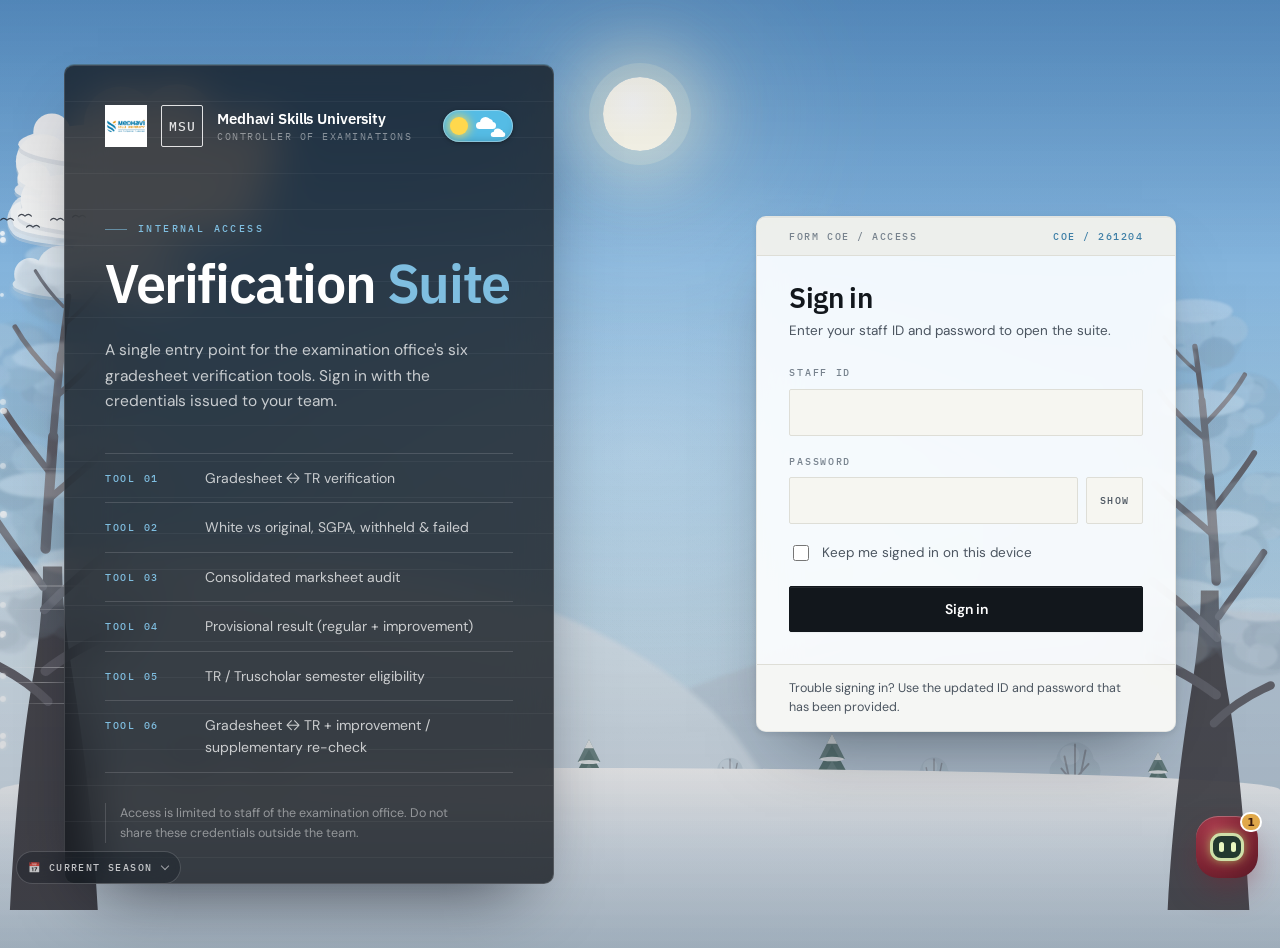
<file: index.html>
<!DOCTYPE html>
<html lang="en">
<head>
<meta charset="utf-8">
<meta name="viewport" content="width=device-width, initial-scale=1">
<title>Verification Suite — Controller of Examinations</title>
<meta name="description" content="Entry point for the examination verification tools used by the Controller of Examinations office.">
<meta name="robots" content="noindex, nofollow">
<meta name="color-scheme" content="light dark">

<!-- Theme is applied before first paint so the page never flashes the wrong mode. -->
<script>
(function () {
  try {
    var stored = localStorage.getItem("vsuite.theme");
    /* Light is the default. The system preference is no longer used, so a
       first visit always opens in light mode; dark is only applied when the
       user has chosen it before with the toggle. */
    var theme = (stored === "dark" || stored === "light") ? stored : "light";
    document.documentElement.setAttribute("data-theme", theme);
  } catch (e) {
    document.documentElement.setAttribute("data-theme", "light");
  }
})();
</script>

<link rel="preconnect" href="https://fonts.googleapis.com">
<link rel="preconnect" href="https://fonts.gstatic.com" crossorigin>
<link href="https://fonts.googleapis.com/css2?family=DM+Sans:wght@400;500;600;700&family=IBM+Plex+Mono:wght@400;500;600&family=IBM+Plex+Sans:wght@400;500;600;700&display=swap" rel="stylesheet">
<link rel="stylesheet" href="style.css">
<!-- seasonal background layer (add-on, loads after style.css so it can tint the accent) -->
<link rel="stylesheet" href="season.css">
</head>
<script src="mirage-companion-widget.js" defer></script>
<!-- riso dot cursor trail (decorative, theme-aware; delete this line to remove it) -->
<script src="riso-trail.js" defer></script>
<body class="is-booting">

<!-- ============================================================
     BOOT GATE — shown while the session check runs.
     Neither the login screen nor the portal is rendered until
     script.js decides which one to show.
     ============================================================ -->
<div class="boot" id="boot" role="status" aria-live="polite">
  <span class="boot__mark" aria-hidden="true"></span>
  <p class="boot__text">Checking session</p>
</div>


<!-- ============================================================
     SIGN-IN
     ============================================================ -->
<main class="auth" id="login" hidden>

  <section class="auth__brand">
    <div class="auth__brandInner">

      <div class="auth__top">
        <div class="brandmark">
          <img src="assets/logo.png" alt="" class="brandmark__img" data-logo>
          <span class="brandmark__fallback" data-logo-fallback hidden aria-hidden="true">MSU</span>
          <span class="brandmark__text">
            <strong data-org-name>Medhavi Skills University</strong>
            <span data-org-unit>Controller of Examinations</span>
          </span>
        </div>

        <button type="button" class="theme-toggle theme-toggle--onSlab" data-theme-toggle
                role="switch" aria-checked="false" aria-label="Dark theme" title="Switch to dark theme">
          <span class="sky" aria-hidden="true">
            <span class="sky__stars"><i></i><i></i><i></i><i></i><i></i></span>
            <span class="sky__sun"></span>
            <span class="sky__moon"></span>
            <span class="sky__cloud sky__cloud--1"></span>
            <span class="sky__cloud sky__cloud--2"></span>
          </span>
        </button>
      </div>

      <p class="auth__label">Internal access</p>

      <h1 class="auth__title">Verification <em>Suite</em></h1>

      <p class="auth__lede">
        A single entry point for the examination office's six gradesheet
        verification tools. Sign in with the credentials issued to your team.
      </p>

      <dl class="auth__facts">
        <div>
          <dt>Tool 01</dt>
          <dd>Gradesheet ↔ TR verification</dd>
        </div>
        <div>
          <dt>Tool 02</dt>
          <dd>White vs original, SGPA, withheld &amp; failed</dd>
        </div>
        <div>
          <dt>Tool 03</dt>
          <dd>Consolidated marksheet audit</dd>
        </div>
        <div>
          <dt>Tool 04</dt>
          <dd>Provisional result (regular + improvement)</dd>
        </div>
        <div>
          <dt>Tool 05</dt>
          <dd>TR / Truscholar semester eligibility</dd>
        </div>
        <div>
          <dt>Tool 06</dt>
          <dd>Gradesheet ↔ TR + improvement / supplementary re-check</dd>
        </div>
      </dl>

      <p class="auth__note">
        Access is limited to staff of the examination office. Do not share
        these credentials outside the team.
      </p>
    </div>
  </section>

  <section class="auth__panel">
    <div class="slip" id="slip">
      <header class="slip__head">
        <span class="slip__form">Form COE&nbsp;/ Access</span>
        <span class="slip__serial" data-serial>—</span>
      </header>

      <h2 class="slip__title">Sign in</h2>
      <p class="slip__sub">Enter your staff ID and password to open the suite.</p>

      <form class="form" id="loginForm" novalidate>
        <div class="field">
          <label for="userId">Staff ID</label>
          <input type="text" id="userId" name="userId"
                 autocomplete="username" autocapitalize="none"
                 spellcheck="false" required
                 aria-describedby="formError">
        </div>

        <div class="field">
          <label for="password">Password</label>
          <div class="field__row">
            <input type="password" id="password" name="password"
                   autocomplete="current-password" required
                   aria-describedby="formError">
            <button type="button" class="reveal-btn" id="togglePassword"
                    aria-pressed="false" aria-label="Show password">Show</button>
          </div>
        </div>

        <label class="check">
          <input type="checkbox" id="keepSignedIn">
          <span>Keep me signed in on this device</span>
        </label>

        <p class="form__error" id="formError" role="alert" hidden></p>

        <button type="submit" class="btn btn--primary btn--block" id="submitBtn">
          <span class="btn__label">Sign in</span>
        </button>
      </form>

      <p class="slip__foot">
        Trouble signing in? Use the updated ID and password that has been provided.
      </p>

      <!-- authentication confirmation state (id, class and .is-on hook unchanged) -->
      <div class="stamp" id="stamp" aria-hidden="true">
        <div class="stamp__ink">
          <span class="stamp__sigil" aria-hidden="true">
            <svg viewBox="0 0 46 46" fill="none" xmlns="http://www.w3.org/2000/svg">
              <circle cx="23" cy="23" r="21" stroke="currentColor" stroke-width="1" opacity=".18"/>
              <circle class="stamp__ring" cx="23" cy="23" r="21" stroke="currentColor" stroke-width="1.25"
                      stroke-linecap="round" transform="rotate(-90 23 23)"/>
              <path class="stamp__tick" d="M15 23.4 L20.6 29 L31 18.6" stroke="currentColor"
                    stroke-width="1.6" stroke-linecap="square" stroke-linejoin="miter"/>
            </svg>
          </span>
          <span class="stamp__word">Authenticated</span>
          <span class="stamp__line">Verification complete</span>
          <span class="stamp__meta" data-stamp-time></span>
        </div>
      </div>
    </div>
  </section>
</main>


<!-- ============================================================
     PORTAL (protected)
     ============================================================ -->
<div class="app" id="app" hidden>

  <header class="site-header" id="siteHeader">
    <div class="wrap site-header__inner">
      <a class="brandmark brandmark--sm" href="#overview">
        <img src="assets/logo.png" alt="" class="brandmark__img" data-logo>
        <span class="brandmark__fallback" data-logo-fallback hidden aria-hidden="true">MSU</span>
        <span class="brandmark__text">
          <strong>Verification Suite</strong>
          <span data-org-unit>Controller of Examinations</span>
        </span>
      </a>

      <nav class="nav" id="primaryNav" aria-label="Sections">
        <a href="#overview" class="nav__link" data-nav>Overview</a>
        <a href="#tools" class="nav__link" data-nav>Tools</a>
        <a href="#workflow" class="nav__link" data-nav>How it works</a>
        <a href="#about" class="nav__link" data-nav>About</a>
      </nav>

      <button type="button" class="theme-toggle" data-theme-toggle
              role="switch" aria-checked="false" aria-label="Dark theme" title="Switch to dark theme">
        <span class="sky" aria-hidden="true">
          <span class="sky__stars"><i></i><i></i><i></i><i></i><i></i></span>
          <span class="sky__sun"></span>
          <span class="sky__moon"></span>
          <span class="sky__cloud sky__cloud--1"></span>
          <span class="sky__cloud sky__cloud--2"></span>
        </span>
      </button>

      <div class="site-header__user">
        <span class="userchip" title="Signed in">
          <span class="userchip__dot" aria-hidden="true"></span>
          <span data-current-user>—</span>
        </span>
        <button type="button" class="btn btn--ghost btn--sm" id="logoutBtn">Sign out</button>
      </div>

      <button type="button" class="menu-btn" id="menuBtn"
              aria-expanded="false" aria-controls="mobileNav" aria-label="Open menu">
        <span aria-hidden="true"></span>
      </button>
    </div>

    <div class="mobile-nav" id="mobileNav" hidden>
      <a href="#overview" class="mobile-nav__link" data-nav>Overview</a>
      <a href="#tools" class="mobile-nav__link" data-nav>Tools</a>
      <a href="#workflow" class="mobile-nav__link" data-nav>How it works</a>
      <a href="#about" class="mobile-nav__link" data-nav>About</a>
      <div class="mobile-nav__foot">
        <span class="userchip"><span class="userchip__dot" aria-hidden="true"></span><span data-current-user>—</span></span>
        <button type="button" class="btn btn--ghost btn--sm" data-logout>Sign out</button>
      </div>
    </div>
  </header>

  <main>

    <!-- HERO -->
    <section class="hero" id="overview">
      <div class="wrap hero__grid">
        <div class="hero__copy reveal">
          <p class="eyebrow"><span>01</span> Overview</p>
          <h1 class="hero__title">
            <span class="hero__titleLine">Six verification tools for</span>
            <em>examination records.</em>
          </h1>
          <p class="hero__lede">
            The suite brings together the checks the examination office runs on
            gradesheets: comparing issued PDFs against the tabulated result,
            comparing white-background copies against sealed originals,
            re-deriving the numbers printed on each sheet, auditing the
            consolidated marksheet, building the provisional result and
            checking semester eligibility and re-checking improvement and
            supplementary marks. Each tool runs on its
            own and produces an Excel report you can download.
          </p>
          <div class="hero__actions">
            <a href="#tools" class="btn btn--primary">Go to the tools <span aria-hidden="true">→</span></a>
            <a href="#workflow" class="btn btn--quiet">How it works</a>
          </div>

          <dl class="hero__meta">
            <div>
              <dt>Tools</dt>
              <dd>06</dd>
            </div>
            <div>
              <dt>Output</dt>
              <dd>Excel report</dd>
            </div>
            <div>
              <dt>Runs</dt>
              <dd>In your browser</dd>
            </div>
          </dl>
        </div>

        <!-- signature: a specimen comparison record, one panel per tool.
             The panels cycle 01 → 06 → 01 (see the specimen script at the end of
             this file). Edit a panel's rows here to change what it shows. -->
        <aside class="specimen reveal" data-specimen aria-label="Illustration of what each tool checks" aria-roledescription="carousel">
          <div class="specimen__deck">

            <!-- TOOL 01 -->
            <div class="specimen__panel is-active" data-label="Tool 01 · Marksheet vs TR" aria-hidden="false" role="group" aria-roledescription="slide" aria-label="Tool 01 of 06">
              <div class="specimen__head">
                <span>Specimen — field comparison</span>
                <span class="specimen__key" aria-hidden="true">TR · PDF</span>
              </div>

              <div class="specimen__cols" aria-hidden="true">
                <span>Field</span>
                <span>Tabulated result</span>
                <span>Gradesheet</span>
                <span></span>
              </div>

              <ul class="specimen__rows">
                <li class="ok"><span class="specimen__field">Registration No.</span><span class="specimen__val">23BSC0148</span><span class="specimen__val specimen__val--b">23BSC0148</span><span class="specimen__mark" aria-hidden="true">✓</span></li>
                <li class="ok"><span class="specimen__field">Credit structure</span><span class="specimen__val">3-0-0</span><span class="specimen__val specimen__val--b">3-0-0</span><span class="specimen__mark" aria-hidden="true">✓</span></li>
                <li class="bad"><span class="specimen__field">SGPA</span><span class="specimen__val">7.6</span><span class="specimen__val specimen__val--b">7.60</span><span class="specimen__mark" aria-hidden="true">✕</span></li>
                <li class="ok"><span class="specimen__field">Total credit points</span><span class="specimen__val">218</span><span class="specimen__val specimen__val--b">218</span><span class="specimen__mark" aria-hidden="true">✓</span></li>
                <li class="bad"><span class="specimen__field">Mother's name</span><span class="specimen__val">Sunita Devi</span><span class="specimen__val specimen__val--b">blank</span><span class="specimen__mark" aria-hidden="true">✕</span></li>
                <li class="ok"><span class="specimen__field">Course code</span><span class="specimen__val">MTL100 [T]</span><span class="specimen__val specimen__val--b">MTL100 [T]</span><span class="specimen__mark" aria-hidden="true">✓</span></li>
              </ul>

              <div class="specimen__tally" aria-hidden="true">
                <span class="specimen__tallyOk">04 matched</span>
                <span class="specimen__tallyBad">02 flagged</span>
              </div>

              <p class="specimen__foot">
                Every difference is written to the report with the field, both values and the kind of difference found.
              </p>
            </div>

            <!-- TOOL 02 -->
            <div class="specimen__panel" data-label="Tool 02 · White vs Original" aria-hidden="true" role="group" aria-roledescription="slide" aria-label="Tool 02 of 06">
              <div class="specimen__head">
                <span>Specimen — white vs original</span>
                <span class="specimen__key" aria-hidden="true">WHITE · ORIG</span>
              </div>

              <div class="specimen__cols" aria-hidden="true">
                <span>Field</span>
                <span>White copy</span>
                <span>Sealed original</span>
                <span></span>
              </div>

              <ul class="specimen__rows">
                <li class="ok"><span class="specimen__field">Registration No.</span><span class="specimen__val">23BSC0148</span><span class="specimen__val specimen__val--b">23BSC0148</span><span class="specimen__mark" aria-hidden="true">✓</span></li>
                <li class="ok"><span class="specimen__field">Student name</span><span class="specimen__val">Rahul Kumar</span><span class="specimen__val specimen__val--b">Rahul Kumar</span><span class="specimen__mark" aria-hidden="true">✓</span></li>
                <li class="ok"><span class="specimen__field">MTL100 grade</span><span class="specimen__val">A</span><span class="specimen__val specimen__val--b">A</span><span class="specimen__mark" aria-hidden="true">✓</span></li>
                <li class="ok"><span class="specimen__field">SGPA</span><span class="specimen__val">7.60</span><span class="specimen__val specimen__val--b">7.60</span><span class="specimen__mark" aria-hidden="true">✓</span></li>
                <li class="bad"><span class="specimen__field">Percentage</span><span class="specimen__val">76.00</span><span class="specimen__val specimen__val--b">76.40</span><span class="specimen__mark" aria-hidden="true">✕</span></li>
                <li class="bad"><span class="specimen__field">Publication date</span><span class="specimen__val">12-07-2026</span><span class="specimen__val specimen__val--b">14-07-2026</span><span class="specimen__mark" aria-hidden="true">✕</span></li>
              </ul>

              <div class="specimen__tally" aria-hidden="true">
                <span class="specimen__tallyOk">04 matched</span>
                <span class="specimen__tallyBad">02 flagged</span>
              </div>

              <p class="specimen__foot">
                Each white-background copy is paired with its sealed original on registration number and compared field by field.
              </p>
            </div>

            <!-- TOOL 03 -->
            <div class="specimen__panel" data-label="Tool 03 · Consolidated Marksheet Checker" aria-hidden="true" role="group" aria-roledescription="slide" aria-label="Tool 03 of 06">
              <div class="specimen__head">
                <span>Specimen — consolidated audit</span>
                <span class="specimen__key" aria-hidden="true">PDF · EXACT</span>
              </div>

              <div class="specimen__cols" aria-hidden="true">
                <span>Check</span>
                <span>Printed</span>
                <span>Recomputed</span>
                <span></span>
              </div>

              <ul class="specimen__rows">
                <li class="ok"><span class="specimen__field">Sem 1 credits</span><span class="specimen__val">22</span><span class="specimen__val specimen__val--b">22</span><span class="specimen__mark" aria-hidden="true">✓</span></li>
                <li class="ok"><span class="specimen__field">Sem 1 SGPA</span><span class="specimen__val">7.82</span><span class="specimen__val specimen__val--b">7.82</span><span class="specimen__mark" aria-hidden="true">✓</span></li>
                <li class="bad"><span class="specimen__field">Sem 2 SGPA</span><span class="specimen__val">8.10</span><span class="specimen__val specimen__val--b">8.09</span><span class="specimen__mark" aria-hidden="true">✕</span></li>
                <li class="ok"><span class="specimen__field">CGPA</span><span class="specimen__val">7.95</span><span class="specimen__val specimen__val--b">7.95</span><span class="specimen__mark" aria-hidden="true">✓</span></li>
                <li class="ok"><span class="specimen__field">Percentage</span><span class="specimen__val">79.50</span><span class="specimen__val specimen__val--b">79.50</span><span class="specimen__mark" aria-hidden="true">✓</span></li>
                <li class="ok"><span class="specimen__field">Year of passing</span><span class="specimen__val">2026</span><span class="specimen__val specimen__val--b">2026</span><span class="specimen__mark" aria-hidden="true">✓</span></li>
              </ul>

              <div class="specimen__tally" aria-hidden="true">
                <span class="specimen__tallyOk">05 matched</span>
                <span class="specimen__tallyBad">01 flagged</span>
              </div>

              <p class="specimen__foot">
                Every figure is recomputed from the subject rows with exact fractions, so a value either matches or it does not.
              </p>
            </div>

            <!-- TOOL 04 -->
            <div class="specimen__panel" data-label="Tool 04 · Provisional Result" aria-hidden="true" role="group" aria-roledescription="slide" aria-label="Tool 04 of 06">
              <div class="specimen__head">
                <span>Specimen — provisional result</span>
                <span class="specimen__key" aria-hidden="true">REG · IMP</span>
              </div>

              <div class="specimen__cols" aria-hidden="true">
                <span>Subject</span>
                <span>Regular TR</span>
                <span>Improvement TR</span>
                <span></span>
              </div>

              <ul class="specimen__rows">
                <li class="ok"><span class="specimen__field">MTL100 total</span><span class="specimen__val">32 F</span><span class="specimen__val specimen__val--b">48 P</span><span class="specimen__mark" aria-hidden="true">✓</span></li>
                <li class="ok"><span class="specimen__field">CSL201 total</span><span class="specimen__val">61 P</span><span class="specimen__val specimen__val--b">—</span><span class="specimen__mark" aria-hidden="true">✓</span></li>
                <li class="bad"><span class="specimen__field">PHY102 total</span><span class="specimen__val">28 F</span><span class="specimen__val specimen__val--b">31 F</span><span class="specimen__mark" aria-hidden="true">✕</span></li>
                <li class="ok"><span class="specimen__field">HUL110 grace</span><span class="specimen__val">—</span><span class="specimen__val specimen__val--b">—</span><span class="specimen__mark" aria-hidden="true">✓</span></li>
                <li class="bad"><span class="specimen__field">ELL105 grace</span><span class="specimen__val">W</span><span class="specimen__val specimen__val--b">—</span><span class="specimen__mark" aria-hidden="true">✕</span></li>
                <li class="ok"><span class="specimen__field">Semesters loaded</span><span class="specimen__val">8</span><span class="specimen__val specimen__val--b">3</span><span class="specimen__mark" aria-hidden="true">✓</span></li>
              </ul>

              <div class="specimen__tally" aria-hidden="true">
                <span class="specimen__tallyOk">04 cleared</span>
                <span class="specimen__tallyBad">02 blocking</span>
              </div>

              <p class="specimen__foot">
                The better attempt is kept for each subject; an F still standing, or a W in any grace cell, blocks the provisional result.
              </p>
            </div>

            <!-- TOOL 05 -->
            <div class="specimen__panel" data-label="Tool 05 · Tr-Tru Eligibility" aria-hidden="true" role="group" aria-roledescription="slide" aria-label="Tool 05 of 06">
              <div class="specimen__head">
                <span>Specimen — semester eligibility</span>
                <span class="specimen__key" aria-hidden="true">TR · TRU</span>
              </div>

              <div class="specimen__cols" aria-hidden="true">
                <span>Semester</span>
                <span>File</span>
                <span>Grades</span>
                <span></span>
              </div>

              <ul class="specimen__rows">
                <li class="ok"><span class="specimen__field">Semester 1</span><span class="specimen__val">TR</span><span class="specimen__val specimen__val--b">All P</span><span class="specimen__mark" aria-hidden="true">✓</span></li>
                <li class="ok"><span class="specimen__field">Semester 2</span><span class="specimen__val">Truscholar</span><span class="specimen__val specimen__val--b">All P</span><span class="specimen__mark" aria-hidden="true">✓</span></li>
                <li class="bad"><span class="specimen__field">Semester 3</span><span class="specimen__val">TR</span><span class="specimen__val specimen__val--b">MTL201 F</span><span class="specimen__mark" aria-hidden="true">✕</span></li>
                <li class="ok"><span class="specimen__field">Semester 4</span><span class="specimen__val">Truscholar</span><span class="specimen__val specimen__val--b">All P</span><span class="specimen__mark" aria-hidden="true">✓</span></li>
                <li class="ok"><span class="specimen__field">Semester 5</span><span class="specimen__val">TR</span><span class="specimen__val specimen__val--b">All P</span><span class="specimen__mark" aria-hidden="true">✓</span></li>
                <li class="bad"><span class="specimen__field">Semester 6</span><span class="specimen__val">Truscholar</span><span class="specimen__val specimen__val--b">no grades</span><span class="specimen__mark" aria-hidden="true">✕</span></li>
              </ul>

              <div class="specimen__tally" aria-hidden="true">
                <span class="specimen__tallyOk">04 clear</span>
                <span class="specimen__tallyBad">02 not eligible</span>
              </div>

              <p class="specimen__foot">
                The student is matched across semesters by Enrollment No; one F, or a semester with no grades, makes them Not Eligible.
              </p>
            </div>

            <!-- TOOL 06 -->
            <div class="specimen__panel" data-label="Tool 06 · Marksheet vs TR + Improvement" aria-hidden="true" role="group" aria-roledescription="slide" aria-label="Tool 06 of 06">
              <div class="specimen__head">
                <span>Specimen — improvement re-check</span>
                <span class="specimen__key" aria-hidden="true">PAGE 1 · 2</span>
              </div>

              <div class="specimen__cols" aria-hidden="true">
                <span>Field</span>
                <span>Recomputed</span>
                <span>Gradesheet</span>
                <span></span>
              </div>

              <ul class="specimen__rows">
                <li class="ok"><span class="specimen__field">Exam type</span><span class="specimen__val">Supplementary</span><span class="specimen__val specimen__val--b">Supplementary</span><span class="specimen__mark" aria-hidden="true">✓</span></li>
                <li class="ok"><span class="specimen__field">MTL100 marks</span><span class="specimen__val">48</span><span class="specimen__val specimen__val--b">48</span><span class="specimen__mark" aria-hidden="true">✓</span></li>
                <li class="ok"><span class="specimen__field">MTL100 grade</span><span class="specimen__val">B</span><span class="specimen__val specimen__val--b">B</span><span class="specimen__mark" aria-hidden="true">✓</span></li>
                <li class="ok"><span class="specimen__field">Total marks</span><span class="specimen__val">628</span><span class="specimen__val specimen__val--b">628</span><span class="specimen__mark" aria-hidden="true">✓</span></li>
                <li class="bad"><span class="specimen__field">Percentage</span><span class="specimen__val">62.80</span><span class="specimen__val specimen__val--b">61.20</span><span class="specimen__mark" aria-hidden="true">✕</span></li>
                <li class="ok"><span class="specimen__field">SGPA</span><span class="specimen__val">7.62</span><span class="specimen__val specimen__val--b">7.62</span><span class="specimen__mark" aria-hidden="true">✓</span></li>
              </ul>

              <div class="specimen__tally" aria-hidden="true">
                <span class="specimen__tallyOk">05 matched</span>
                <span class="specimen__tallyBad">01 flagged</span>
              </div>

              <p class="specimen__foot">
                Only subjects in the new TR are replaced; total, percentage and SGPA are recomputed from both TRs and re-checked.
              </p>
            </div>
          </div>

          <!-- which tool is showing; each step fills while its panel is on screen -->
          <div class="specimen__nav">
            <span class="specimen__navLabel" data-spec-label aria-live="polite">Tool 01 · Marksheet vs TR</span>
            <div class="specimen__steps">
              <button type="button" class="specimen__step is-active" aria-current="true" data-spec-go="0" aria-label="Show tool 01"><span>01</span><i class="specimen__stepBar" aria-hidden="true"></i></button>
              <button type="button" class="specimen__step" data-spec-go="1" aria-label="Show tool 02"><span>02</span><i class="specimen__stepBar" aria-hidden="true"></i></button>
              <button type="button" class="specimen__step" data-spec-go="2" aria-label="Show tool 03"><span>03</span><i class="specimen__stepBar" aria-hidden="true"></i></button>
              <button type="button" class="specimen__step" data-spec-go="3" aria-label="Show tool 04"><span>04</span><i class="specimen__stepBar" aria-hidden="true"></i></button>
              <button type="button" class="specimen__step" data-spec-go="4" aria-label="Show tool 05"><span>05</span><i class="specimen__stepBar" aria-hidden="true"></i></button>
              <button type="button" class="specimen__step" data-spec-go="5" aria-label="Show tool 06"><span>06</span><i class="specimen__stepBar" aria-hidden="true"></i></button>
            </div>
          </div>
        </aside>
      </div>
    </section>

    <!-- TOOLS -->
    <section class="section section--tools" id="tools">
      <div class="wrap">
        <header class="section__head reveal">
          <p class="eyebrow"><span>02</span> Tools</p>
          <h2 class="section__title">Choose a <em>verification tool</em></h2>
          <p class="section__lede">
            The six tools are separate applications. Opening one does not affect
            the others, and you can come back here to switch at any time.
          </p>
        </header>

        <div class="tools">

          <!-- TOOL 01 -->
          <article class="tool tool--primary reveal">
            <div class="tool__index" aria-hidden="true">01</div>
            <div class="tool__body">
              <p class="tool__kicker">Gradesheet ↔ tabulated result</p>
              <h3 class="tool__name">Marksheet vs TR Verification</h3>
              <p class="tool__desc">
                Loads the TR spreadsheet and a batch of gradesheet PDFs, pairs
                them on registration number, and reports every field that does
                not agree — identity block, subject table, credit structure,
                marks and totals — in one Excel workbook.
              </p>

              <ul class="tool__badges" aria-hidden="true">
                <li>TR → PDF</li>
                <li>Match</li>
                <li>Course codes</li>
                <li>Marks</li>
                <li>Credits</li>
                <li>Excel report</li>
              </ul>

              <ul class="tool__list">
                <li>Reads the TR from a chosen worksheet; TR layout is auto-detected, with a manual override for the three known formats.</li>
                <li>Handles the transcript identity formats in use, including sheets without an ABC ID row, which are reported as N/A rather than blank.</li>
                <li>Checks subject rows by course code, falling back to course name, and flags duplicate or mispaired courses.</li>
                <li>Re-derives maximum marks, total credits, total credit points and the credit structure, then compares them with what the sheet prints.</li>
                <li>Runs several hundred PDFs in one pass, keeps going in a background tab, and lists any file with no readable text layer.</li>
              </ul>

              <a class="btn btn--primary tool__cta" data-tool="allInOne" href="#" rel="noopener">
                Open Marksheet vs TR Verification <span aria-hidden="true">→</span>
              </a>
            </div>
          </article>

          <!-- TOOL 02 -->
          <article class="tool tool--secondary reveal">
            <div class="tool__index" aria-hidden="true">02</div>
            <div class="tool__body">
              <p class="tool__kicker">Four checks in one toolkit</p>
              <h3 class="tool__name">White vs Original Verification</h3>
              <p class="tool__desc">
                A toolkit built around the white-background versus sealed-original
                comparison, with three related checks that use the same PDFs and
                TR. Each check produces its own numbered Excel report.
              </p>

              <ul class="tool__badges" aria-hidden="true">
                <li>White ↔ original</li>
                <li>SGPA</li>
                <li>Percentage</li>
                <li>Withheld</li>
                <li>Failed</li>
              </ul>

              <ul class="tool__modules">
                <li>
                  <span class="tool__moduleName">White vs original</span>
                  <span class="tool__moduleText">Pairs the two sets on registration number, then compares every identity field, course row, total, summary value and the publication date.</span>
                </li>
                <li>
                  <span class="tool__moduleName">SGPA &amp; percentage</span>
                  <span class="tool__moduleText">Recomputes percentage and SGPA from each sheet's own rows, along with row credit points, column totals and maximum marks.</span>
                </li>
                <li>
                  <span class="tool__moduleName">Withheld students</span>
                  <span class="tool__moduleText">Reads the TR and lists students whose grace cell carries a W, exporting every grace cell with its Excel row number.</span>
                </li>
                <li>
                  <span class="tool__moduleName">Failed candidates</span>
                  <span class="tool__moduleText">Pulls failed candidates from the PDFs, the TR, or both, and cross-checks the two lists to show who was found by only one source.</span>
                </li>
              </ul>

              <a class="btn btn--primary tool__cta" data-tool="whiteVsOriginal" href="#" rel="noopener">
                Open White vs Original <span aria-hidden="true">→</span>
              </a>
            </div>
          </article>

          <!-- TOOL 03 -->
          <article class="tool tool--secondary reveal">
            <div class="tool__index" aria-hidden="true">03</div>
            <div class="tool__body">
              <p class="tool__kicker">Consolidated transcript ↔ exact arithmetic</p>
              <h3 class="tool__name">Consolidated Marksheet Checker Tool</h3>
              <p class="tool__desc">
                Reads each consolidated transcript PDF, recomputes every SGPA,
                CGPA, credit, mark and percentage from the printed subject rows,
                and checks each figure against what the transcript claims —
                with exact fraction arithmetic, so a value either matches or it
                does not. Results come out as one Excel report.
              </p>

              <ul class="tool__badges" aria-hidden="true">
                <li>PDF → recompute</li>
                <li>SGPA</li>
                <li>CGPA</li>
                <li>Credits</li>
                <li>Percentage</li>
                <li>Excel report</li>
              </ul>

              <ul class="tool__list">
                <li>Reads the two-column semester layout and rotated pages; transcripts with no text layer are listed separately.</li>
                <li>Checks each semester's credit sum against its printed CREDITS line first, so a mis-read row is surfaced instead of silently accepted.</li>
                <li>Recomputes SGPA from the subject rows and CGPA using the selected Old or New formula, rounded exactly as the transcript expects.</li>
                <li>Re-derives each grade from marks, plus total credits, obtained and maximum marks and the percentage, and compares them with the printed values.</li>
                <li>Checks the programme and specialization against the expected text and the year of passing, with an editable Old / New grade scale.</li>
              </ul>

              <a class="btn btn--primary tool__cta" data-tool="consolidatedChecker" href="#" rel="noopener">
                Open Consolidated Marksheet Checker <span aria-hidden="true">→</span>
              </a>
            </div>
          </article>

          <!-- TOOL 04 -->
          <article class="tool tool--secondary reveal">
            <div class="tool__index" aria-hidden="true">04</div>
            <div class="tool__body">
              <p class="tool__kicker">Regular TR ↔ improvement TR</p>
              <h3 class="tool__name">Provisional Result Tool</h3>
              <p class="tool__desc">
                Loads the Regular TR and, where there was one, the Improvement /
                Supplementary TR for each semester, keeps the better attempt for
                every subject, and decides who is eligible for a provisional
                result. Everything comes out as one 8-sheet Excel workbook.
              </p>

              <ul class="tool__badges" aria-hidden="true">
                <li>Regular ↔ improvement</li>
                <li>Up to 8 semesters</li>
                <li>Withheld</li>
                <li>Provisional</li>
                <li>Excel report</li>
              </ul>

              <ul class="tool__list">
                <li>One Regular and one Improvement slot per semester; pick the right sheet from each file, or merge every program sheet.</li>
                <li>For every subject the higher of the Regular and Improvement totals is kept, and a student passes only if no subject in any semester is still F.</li>
                <li>A W in any Grace cell — any semester, any subject, either TR — withholds the result, even when the paper is declared P.</li>
                <li>Lists the Final Result (Provisional), Withheld and Fail — No Provisional students, plus the extracted values with sheet and row numbers.</li>
              </ul>

              <a class="btn btn--primary tool__cta" data-tool="provisional" href="#" rel="noopener">
                Open Provisional Result Tool <span aria-hidden="true">→</span>
              </a>
            </div>
          </article>

          <!-- TOOL 05 -->
          <article class="tool tool--secondary reveal">
            <div class="tool__index" aria-hidden="true">05</div>
            <div class="tool__body">
              <p class="tool__kicker">TR / Truscholar ↔ eligibility</p>
              <h3 class="tool__name">Tr-Tru Eligibility Checker</h3>
              <p class="tool__desc">
                Takes one result file per semester — a Truscholar marksheet or a
                TR, as .xlsx or .csv — matches students across the semesters and
                marks each one Eligible or Not Eligible. A student is eligible
                only when no subject in any semester has the grade F or Fail.
              </p>

              <ul class="tool__badges" aria-hidden="true">
                <li>Truscholar</li>
                <li>TR</li>
                <li>Up to 8 semesters</li>
                <li>Eligible</li>
                <li>Excel report</li>
              </ul>

              <ul class="tool__list">
                <li>File type is auto-detected per semester, with a manual Truscholar / TR override.</li>
                <li>Students are matched by Enrollment No, falling back to hall ticket number and then email.</li>
                <li>A missing record or a semester with no letter grades makes the student Not Eligible; blank grades are listed as warnings.</li>
                <li>Report: Summary, Eligible, Not Eligible, one sheet per semester, Warnings and How Decided.</li>
              </ul>

              <a class="btn btn--primary tool__cta" data-tool="trTruEligible" href="#" rel="noopener">
                Open Tr-Tru Eligibility Checker <span aria-hidden="true">→</span>
              </a>
            </div>
          </article>

          <!-- TOOL 06 -->
          <article class="tool tool--secondary reveal">
            <div class="tool__index" aria-hidden="true">06</div>
            <div class="tool__body">
              <p class="tool__kicker">Gradesheet ↔ TR, plus improvement / supplementary re-check</p>
              <h3 class="tool__name">Marksheet vs TR + Improvement Re-check</h3>
              <p class="tool__desc">
                The Marksheet vs TR verification with a second page added. Run
                the main check on Page 1 as usual; Page 2 then takes an
                improvement or supplementary TR and re-checks only the students
                whose marks did not match because they re-appeared.
              </p>

              <ul class="tool__badges" aria-hidden="true">
                <li>Page 1 · Main check</li>
                <li>Page 2 · Improvement / Supplementary</li>
                <li>Best-of rule</li>
                <li>SGPA</li>
                <li>Excel report</li>
              </ul>

              <ul class="tool__list">
                <li>Page 1 is the same Marksheet vs TR verification; Page 2 works on its result and lists every student with a marks, grade, total, SGPA or percentage mismatch.</li>
                <li>The new TR may hold only the re-appeared subjects and only a few students. The exam type (Improvement or Supplementary) is read from the file, or set by hand.</li>
                <li>Choose whether the new TR marks replace the old ones, or the higher of the two is kept. Only subjects present in the new TR are replaced.</li>
                <li>Total, percentage, credit points and SGPA are recomputed from both TRs combined. The report is the Page 1 report with the updated marks plus one Improvement-Supp Field Check sheet.</li>
              </ul>

              <a class="btn btn--primary tool__cta" data-tool="allInOneImprovement" href="#" rel="noopener">
                Open Marksheet vs TR + Improvement Re-check <span aria-hidden="true">→</span>
              </a>
            </div>
          </article>

        </div>
      </div>
    </section>

    <!-- WORKFLOW -->
    <section class="section section--workflow" id="workflow">
      <div class="wrap">
        <header class="section__head reveal">
          <p class="eyebrow"><span>03</span> How it works</p>
          <h2 class="section__title">From sign-in to <em>report</em></h2>
        </header>

        <ol class="steps">
          <li class="step reveal">
            <span class="step__num">01</span>
            <h3 class="step__title">Sign in</h3>
            <p>Use the ID issued to the examination office team. Your session stays open in this browser until you sign out or it expires.</p>
          </li>
          <li class="step reveal">
            <span class="step__num">02</span>
            <h3 class="step__title">Pick the tool</h3>
            <p>Marksheet vs TR for gradesheets against the tabulated result; White vs Original for copy-to-copy comparison and the SGPA, withheld and failed checks; Consolidated Marksheet Checker to audit the consolidated transcript; Provisional Result to combine regular and improvement TRs; Tr-Tru Eligibility to check that no semester has an F; Marksheet vs TR + Improvement Re-check to re-check students who re-appeared in an improvement or supplementary exam.</p>
          </li>
          <li class="step reveal">
            <span class="step__num">03</span>
            <h3 class="step__title">Load the files and run</h3>
            <p>Add the TR workbook and the PDFs inside the tool, choose the format options if auto-detection needs a correction, then run the check.</p>
          </li>
          <li class="step reveal">
            <span class="step__num">04</span>
            <h3 class="step__title">Download and come back</h3>
            <p>Save the Excel report, then return to this page whenever you need another tool. The six applications keep their own state.</p>
          </li>
        </ol>
      </div>
    </section>

    <!-- ABOUT / NOTICE -->
    <section class="section section--about" id="about">
      <div class="wrap about">
        <div class="about__col reveal">
          <p class="eyebrow"><span>04</span> About</p>
          <h2 class="section__title">One door, <em>six independent tools</em></h2>
          <p>
            This portal holds no verification logic of its own. It signs you in,
            explains what each tool does, and links to the six applications,
            which are maintained as separate projects and can be updated
            independently of this page.
          </p>
          <p>
            All six tools are built to run in the browser: files are read by the
            page you open them in, and the reports are generated on your machine.
            This portal itself never receives a file. If you need this behaviour
            confirmed for a compliance record, verify it against the source of
            each application rather than relying on this summary.
          </p>
        </div>

        <aside class="notice reveal">
          <h3 class="notice__title">Handling of documents</h3>
          <ul class="notice__list">
            <li>Sign-in here controls access to the portal page only. It does not encrypt or protect the documents you work with.</li>
            <li>Downloaded reports are ordinary Excel files. Store them where your office normally keeps examination records.</li>
            <li>Sign out when you are finished on a shared computer, and avoid leaving reports in a shared downloads folder.</li>
            <li>Report anything that looks wrong in a result to the examination office before acting on it.</li>
          </ul>
        </aside>
      </div>
    </section>

  </main>

  <footer class="site-footer">
    <div class="wrap site-footer__inner">
      <div class="brandmark brandmark--sm">
        <img src="assets/logo.png" alt="" class="brandmark__img" data-logo>
        <span class="brandmark__fallback" data-logo-fallback hidden aria-hidden="true">MSU</span>
        <span class="brandmark__text">
          <strong data-org-name>Medhavi Skills University</strong>
          <span data-org-unit>Controller of Examinations</span>
        </span>
      </div>
      <p class="site-footer__meta">
        Internal verification suite · <span data-year>2026</span><br>
        For use by authorised examination office staff.
      </p>
    </div>
  </footer>
</div>

<!-- ============================================================
     SIGN-IN LOADING SCREEN
     Shown only between a successful sign-in and the portal.
     Purely presentational: it holds no authentication logic.
     ============================================================ -->
<div class="signin-load" id="signinLoad" hidden role="status" aria-live="polite">
  <div class="signin-load__stage">

    <div class="signin-load__brand">
      <img src="assets/logo.png" alt="" class="signin-load__logo" data-logo>
      <span class="brandmark__fallback" data-logo-fallback hidden aria-hidden="true">MSU</span>
      <span class="signin-load__brandText">
        <strong>Verification Suite</strong>
        <span data-org-unit>Controller of Examinations</span>
      </span>
    </div>

    <div class="signin-load__scene" id="signinScene">

      <!-- LANDSCAPE — every layer scrolls at its own speed (parallax), driven from
           script.js. The sun is the only layer that never moves. -->
      <div class="signin-load__world" aria-hidden="true">
        <div class="signin-load__sky"></div>
        <div class="signin-load__sun"></div>
        <div class="signin-load__layer signin-load__clouds"    data-parallax="0.06" data-tile="720" data-drift="14"></div>
        <div class="signin-load__layer signin-load__mountains" data-parallax="0.12" data-tile="520"></div>
        <div class="signin-load__layer signin-load__hills"     data-parallax="0.30" data-tile="420"></div>
        <div class="signin-load__layer signin-load__treesBack" data-parallax="0.62" data-tile="300"></div>

        <!-- DESTINATION — Medhavi Skills University. It rides in with the road
             (script.js moves it) and comes to rest where the bus stops. -->
        <div class="signin-load__campus" id="signinCampus">
          <svg viewBox="0 0 360 140" fill="none" xmlns="http://www.w3.org/2000/svg">
            <defs>
              <clipPath id="signinLogoClip"><rect x="104" y="9" width="152" height="46" rx="3"/></clipPath>
            </defs>

            <!-- lawn the campus stands on -->
            <rect x="0" y="132" width="360" height="8" fill="#7DB55F"/>

            <!-- entrance gate pillars (left) -->
            <rect x="6"  y="92" width="9" height="44" fill="#E9DFCF" stroke="#B7A78D"/>
            <rect x="4"  y="88" width="13" height="5" fill="#1B6E9E"/>
            <circle cx="10.5" cy="84" r="3.2" fill="#FFE59A" stroke="#D7A93B"/>
            <rect x="26" y="92" width="9" height="44" fill="#E9DFCF" stroke="#B7A78D"/>
            <rect x="24" y="88" width="13" height="5" fill="#1B6E9E"/>
            <circle cx="30.5" cy="84" r="3.2" fill="#FFE59A" stroke="#D7A93B"/>

            <!-- trees beside the building -->
            <rect x="47" y="112" width="4" height="22" fill="#6B4A2F"/>
            <circle cx="49" cy="104" r="12" fill="#3F8E47"/>
            <circle cx="45" cy="100" r="6.5" fill="#58A653"/>
            <rect x="343" y="114" width="4" height="20" fill="#6B4A2F"/>
            <circle cx="345" cy="106" r="11" fill="#3F8E47"/>
            <circle cx="341" cy="102" r="6" fill="#58A653"/>

            <!-- main block -->
            <rect x="64" y="60" width="268" height="74" fill="#F4EBDD" stroke="#C9B89C"/>
            <rect x="62" y="56" width="272" height="6" rx="1.5" fill="#1B6E9E"/>
            <rect x="64" y="94" width="268" height="2.5" fill="#E8A21F" opacity=".85"/>

            <!-- windows, upper floor -->
            <g fill="#9CCBE6" stroke="#5E8FB0" stroke-width=".8">
              <rect x="74"  y="68" width="14" height="18"/><rect x="96"  y="68" width="14" height="18"/>
              <rect x="118" y="68" width="14" height="18"/><rect x="140" y="68" width="14" height="18"/>
              <rect x="242" y="68" width="14" height="18"/><rect x="264" y="68" width="14" height="18"/>
              <rect x="286" y="68" width="14" height="18"/><rect x="308" y="68" width="14" height="18"/>
              <!-- ground floor -->
              <rect x="74"  y="104" width="14" height="18"/><rect x="96"  y="104" width="14" height="18"/>
              <rect x="118" y="104" width="14" height="18"/><rect x="140" y="104" width="14" height="18"/>
              <rect x="242" y="104" width="14" height="18"/><rect x="264" y="104" width="14" height="18"/>
              <rect x="286" y="104" width="14" height="18"/><rect x="308" y="104" width="14" height="18"/>
            </g>
            <g stroke="#FFFFFF" stroke-width=".7" opacity=".7">
              <path d="M81 68v18M103 68v18M125 68v18M147 68v18M249 68v18M271 68v18M293 68v18M315 68v18"/>
              <path d="M81 104v18M103 104v18M125 104v18M147 104v18M249 104v18M271 104v18M293 104v18M315 104v18"/>
            </g>

            <!-- central entrance portico -->
            <rect x="162" y="60" width="72" height="74" fill="#FBF6EE" stroke="#C9B89C"/>
            <path d="M156 66 L198 52 L240 66 Z" fill="#1B6E9E"/>
            <rect x="156" y="66" width="84" height="4" fill="#155A82"/>
            <g fill="#FFFFFF" stroke="#C9B89C" stroke-width=".8">
              <rect x="167" y="72" width="6" height="58"/><rect x="181" y="72" width="6" height="58"/>
              <rect x="209" y="72" width="6" height="58"/><rect x="223" y="72" width="6" height="58"/>
            </g>
            <path d="M189 134V104a9 9 0 0 1 18 0v30Z" fill="#7A4E2C" stroke="#5B381D"/>
            <line x1="198" y1="96" x2="198" y2="134" stroke="#5B381D" stroke-width=".8"/>
            <rect x="160" y="130" width="76" height="4" fill="#D9CBB4"/>
            <rect x="166" y="126" width="64" height="4" fill="#E6DAC6"/>

            <!-- name board with the university logo, on two posts above the roof -->
            <rect x="122" y="50" width="3" height="10" fill="#4B5563"/>
            <rect x="235" y="50" width="3" height="10" fill="#4B5563"/>
            <rect x="102" y="7" width="156" height="50" rx="4" fill="#FFFFFF" stroke="#1B6E9E" stroke-width="2"/>
            <g clip-path="url(#signinLogoClip)">
              <image href="assets/logo.png" x="108.79" y="-38.26" width="140.84" height="140.84"/>
            </g>

            <!-- flag -->
            <line x1="318" y1="56" x2="318" y2="20" stroke="#6B7280" stroke-width="1.6"/>
            <path class="signin-load__flag" d="M319 21h17l-4 6 4 6h-17Z" fill="#E8A21F"/>
          </svg>
        </div>

        <div class="signin-load__street">
          <div class="signin-load__layer signin-load__lane"    data-parallax="1"    data-tile="64"></div>
        </div>
        <div class="signin-load__layer signin-load__verge"     data-parallax="1.35" data-tile="380"></div>
      </div>

      <!-- the confirmation that appears once the bus has reached the university -->
      <div class="signin-load__seal" id="signinSeal" aria-hidden="true">
        <span class="signin-load__sealSigil">
          <svg viewBox="0 0 46 46" fill="none" xmlns="http://www.w3.org/2000/svg">
            <circle cx="23" cy="23" r="21" stroke="currentColor" stroke-width="1" opacity=".18"/>
            <circle class="signin-load__ring" cx="23" cy="23" r="21" stroke="currentColor" stroke-width="1.25"
                    stroke-linecap="round" transform="rotate(-90 23 23)"/>
            <path class="signin-load__tick" d="M15 23.4 L20.6 29 L31 18.6" stroke="currentColor"
                  stroke-width="1.6" stroke-linecap="square" stroke-linejoin="miter"/>
          </svg>
        </span>
        <span class="signin-load__sealWord">Authenticated</span>
      </div>

      <div class="signin-load__track" id="signinTrack">
        <div class="signin-load__truck signin-load__bus" id="signinTruck">
          <span class="signin-load__exhaust" aria-hidden="true"></span>

          <!-- SCHOOL BUS with children. Ids and wheel positions are unchanged from
               the old truck, so script.js drives it exactly the same way. -->
          <svg viewBox="0 0 120 64" width="90" height="48" fill="none" xmlns="http://www.w3.org/2000/svg">
            <ellipse cx="60" cy="54" rx="54" ry="4" fill="#000" opacity=".18"/>

            <!-- body -->
            <path d="M6 13a5 5 0 0 1 5-5h86c3 0 5.4 1.6 6.6 4.2l5.6 13.3c.5 1.1.8 2.4.8 3.6V40a4 4 0 0 1-4 4H10a4 4 0 0 1-4-4Z"
                  fill="#F7C52B" stroke="#B98309" stroke-width="1"/>
            <rect x="8" y="8.6" width="88" height="3" rx="1.5" fill="#FCDB6A"/>

            <!-- passenger windows, each with a child -->
            <g>
              <rect x="11" y="13" width="11" height="13" rx="1.5" fill="#CFEAF7"/>
              <rect x="24" y="13" width="11" height="13" rx="1.5" fill="#CFEAF7"/>
              <rect x="37" y="13" width="11" height="13" rx="1.5" fill="#CFEAF7"/>
              <rect x="50" y="13" width="11" height="13" rx="1.5" fill="#CFEAF7"/>
              <rect x="63" y="13" width="11" height="13" rx="1.5" fill="#CFEAF7"/>
            </g>
            <!-- children: shirt, face, hair -->
            <g>
              <path d="M12 26v-3.2a4.5 4 0 0 1 9 0V26Z" fill="#E4573D"/>
              <circle cx="16.5" cy="18.6" r="3.2" fill="#F1C27D"/>
              <path d="M13.3 18.2a3.2 3.2 0 0 1 6.4 0c-1-1-2.3-1.4-3.2-1.4s-2.2.4-3.2 1.4Z" fill="#3B2416"/>

              <path d="M25 26v-3.2a4.5 4 0 0 1 9 0V26Z" fill="#2E86C1"/>
              <circle cx="29.5" cy="18.6" r="3.2" fill="#C68642"/>
              <path d="M26.2 18.4a3.3 3.3 0 0 1 6.6 0c-.4-1.6-1.6-2.2-3.3-2.2s-2.9.6-3.3 2.2Z" fill="#1E1E1E"/>
              <circle cx="26.2" cy="17" r="1.5" fill="#1E1E1E"/><circle cx="32.8" cy="17" r="1.5" fill="#1E1E1E"/>

              <path d="M38 26v-3.2a4.5 4 0 0 1 9 0V26Z" fill="#3FA35B"/>
              <circle cx="42.5" cy="18.6" r="3.2" fill="#8D5524"/>
              <path d="M39.3 18.2a3.2 3.2 0 0 1 6.4 0c-1-1-2.3-1.4-3.2-1.4s-2.2.4-3.2 1.4Z" fill="#111"/>

              <path d="M51 26v-3.2a4.5 4 0 0 1 9 0V26Z" fill="#9B59B6"/>
              <circle cx="55.5" cy="18.6" r="3.2" fill="#E0AC69"/>
              <path d="M52.2 18.4a3.3 3.3 0 0 1 6.6 0c-.4-1.6-1.6-2.2-3.3-2.2s-2.9.6-3.3 2.2Z" fill="#5A3A22"/>
              <path d="M52.3 18.6c-.4 1.6-.4 3 .2 4.4M58.7 18.6c.4 1.6.4 3-.2 4.4" stroke="#5A3A22" stroke-width="1.2" stroke-linecap="round"/>

              <path d="M64 26v-3.2a4.5 4 0 0 1 9 0V26Z" fill="#F39C12"/>
              <circle cx="68.5" cy="18.6" r="3.2" fill="#FFDBAC"/>
              <path d="M65.3 18.2a3.2 3.2 0 0 1 6.4 0c-1-1-2.3-1.4-3.2-1.4s-2.2.4-3.2 1.4Z" fill="#7A4A1E"/>

              <!-- waving arms: only shown once the bus has arrived -->
              <g class="signin-load__wave" stroke-width="1.6" stroke-linecap="round">
                <path class="signin-load__arm" d="M20.5 23.5l1.2-6.5" stroke="#F1C27D"/>
                <path class="signin-load__arm" d="M46.5 23.5l1.2-6.5" stroke="#8D5524"/>
                <path class="signin-load__arm" d="M72.5 23.5l1.2-6.5" stroke="#FFDBAC"/>
              </g>
            </g>
            <!-- window frames over the children -->
            <g stroke="#3A3A3A" stroke-width="1">
              <rect x="11" y="13" width="11" height="13" rx="1.5"/>
              <rect x="24" y="13" width="11" height="13" rx="1.5"/>
              <rect x="37" y="13" width="11" height="13" rx="1.5"/>
              <rect x="50" y="13" width="11" height="13" rx="1.5"/>
              <rect x="63" y="13" width="11" height="13" rx="1.5"/>
            </g>

            <!-- door -->
            <rect x="77" y="12" width="11" height="29" rx="1" fill="#CFEAF7" stroke="#3A3A3A"/>
            <line x1="82.5" y1="12" x2="82.5" y2="41" stroke="#3A3A3A" stroke-width=".8"/>

            <!-- windshield with the driver -->
            <path d="M91 13h7.4c1.3 0 2.4.7 2.9 1.9l4.3 10.1c.3.8-.3 1.6-1.1 1.6H91Z" fill="#CFEAF7" stroke="#3A3A3A"/>
            <path d="M93 26.6v-2.4a3.6 3.2 0 0 1 7 0v2.4Z" fill="#1F4E79"/>
            <circle cx="96.5" cy="20.4" r="2.7" fill="#C68642"/>
            <path d="M93.6 19.6h5.8v-1.2a2.9 2.4 0 0 0-5.8 0Z" fill="#1F4E79"/>

            <!-- side stripes and lights -->
            <rect x="6.5" y="29.5" width="104" height="2" fill="#2B2B2B"/>
            <rect x="6.5" y="34" width="70" height="1.2" fill="#2B2B2B"/>
            <rect x="89" y="34" width="21" height="1.2" fill="#2B2B2B"/>
            <rect x="106.5" y="32.6" width="3.6" height="3.6" rx="1" fill="#FFF3B0" stroke="#C9A227" stroke-width=".6"/>
            <rect x="6" y="32.6" width="2.6" height="4" rx=".8" fill="#E5483A"/>
            <rect x="5" y="40" width="7" height="4" rx="1.5" fill="#2B2B2B"/>
            <rect x="104" y="40" width="8" height="4" rx="1.5" fill="#2B2B2B"/>

            <!-- wheel arches -->
            <path d="M22 44a10 10 0 0 1 20 0Z" fill="#2B2B2B"/>
            <path d="M74 44a10 10 0 0 1 20 0Z" fill="#2B2B2B"/>

            <!-- REAR WHEEL — tire fixed at 32,46 r=9; only the hub group rotates -->
            <g id="signinWheelBack" class="signin-load__wheel">
              <circle cx="32" cy="46" r="9" fill="#1F2933"/>
              <circle cx="32" cy="46" r="9" stroke="#0B1218" stroke-width="1.5"/>
              <g id="signinWheelBackSpin" class="signin-load__wheelSpin">
                <line x1="32" y1="39.5" x2="32" y2="43" stroke="#DCE4EC" stroke-width="1.5" stroke-linecap="round"/>
                <line x1="38.5" y1="46" x2="35" y2="46" stroke="#DCE4EC" stroke-width="1.5" stroke-linecap="round"/>
                <line x1="32" y1="52.5" x2="32" y2="49" stroke="#DCE4EC" stroke-width="1.5" stroke-linecap="round"/>
                <line x1="25.5" y1="46" x2="29" y2="46" stroke="#DCE4EC" stroke-width="1.5" stroke-linecap="round"/>
                <circle cx="32" cy="46" r="3.2" fill="#DCE4EC"/>
                <circle cx="32" cy="46" r="1.2" fill="#1F2933"/>
              </g>
            </g>

            <!-- FRONT WHEEL — tire fixed at 84,46 r=9; only the hub group rotates -->
            <g id="signinWheelFront" class="signin-load__wheel">
              <circle cx="84" cy="46" r="9" fill="#1F2933"/>
              <circle cx="84" cy="46" r="9" stroke="#0B1218" stroke-width="1.5"/>
              <g id="signinWheelFrontSpin" class="signin-load__wheelSpin">
                <line x1="84" y1="39.5" x2="84" y2="43" stroke="#DCE4EC" stroke-width="1.5" stroke-linecap="round"/>
                <line x1="90.5" y1="46" x2="87" y2="46" stroke="#DCE4EC" stroke-width="1.5" stroke-linecap="round"/>
                <line x1="84" y1="52.5" x2="84" y2="49" stroke="#DCE4EC" stroke-width="1.5" stroke-linecap="round"/>
                <line x1="77.5" y1="46" x2="81" y2="46" stroke="#DCE4EC" stroke-width="1.5" stroke-linecap="round"/>
                <circle cx="84" cy="46" r="3.2" fill="#DCE4EC"/>
                <circle cx="84" cy="46" r="1.2" fill="#1F2933"/>
              </g>
            </g>
          </svg>
        </div>
      </div>
    </div>

    <!-- progress bar (was the thin "road" line; id kept for script.js) -->
    <div class="signin-load__road">
      <span class="signin-load__roadFill" id="signinRoadFill"></span>
    </div>

    <p class="signin-load__text" id="signinText">Opening the verification suite</p>
    <p class="signin-load__sub" id="signinSub">Preparing your session</p>
    <p class="signin-load__pct" id="signinPct">0%</p>

  </div>
</div>

<script src="script.js"></script>
<!-- specimen carousel: cycles the hero specimen through tools 01 → 06, then back to 01 -->
<script>
(function () {
  var spec = document.querySelector("[data-specimen]");
  if (!spec) return;

  var panels = Array.prototype.slice.call(spec.querySelectorAll(".specimen__panel"));
  var steps  = Array.prototype.slice.call(spec.querySelectorAll("[data-spec-go]"));
  var label  = spec.querySelector("[data-spec-label]");
  var app    = document.getElementById("app");
  var DURATION = 5000;                       /* ms each tool stays on screen */
  var reduce = window.matchMedia ? window.matchMedia("(prefers-reduced-motion: reduce)") : { matches: false };

  var index = 0, elapsed = 0, last = null;
  var hovering = false, focused = false, inView = false;

  function show(n) {
    index = (n + panels.length) % panels.length;
    elapsed = 0;
    panels.forEach(function (p, k) {
      var on = k === index;
      p.classList.toggle("is-active", on);
      p.setAttribute("aria-hidden", on ? "false" : "true");
    });
    steps.forEach(function (b, k) {
      var on = k === index;
      b.classList.toggle("is-active", on);
      if (on) b.setAttribute("aria-current", "true"); else b.removeAttribute("aria-current");
      b.style.setProperty("--p", "0");
    });
    if (label) label.textContent = panels[index].getAttribute("data-label");
  }

  function running() {
    return inView && !hovering && !focused && !document.hidden && !reduce.matches;
  }

  function tick(t) {
    if (last === null) last = t;
    var dt = Math.min(t - last, 100);        /* no jump after a background tab */
    last = t;
    if (running()) {
      elapsed += dt;
      if (elapsed >= DURATION) show(index + 1);
      else steps[index].style.setProperty("--p", (elapsed / DURATION).toFixed(4));
    }
    window.requestAnimationFrame(tick);
  }

  steps.forEach(function (b, k) {
    b.addEventListener("click", function () { show(k); });
    b.addEventListener("keydown", function (e) {
      if (e.key !== "ArrowRight" && e.key !== "ArrowLeft") return;
      e.preventDefault();
      var next = (k + (e.key === "ArrowRight" ? 1 : -1) + steps.length) % steps.length;
      show(next);
      steps[next].focus();
    });
  });

  /* pause while the reader is looking at or using the record */
  spec.addEventListener("mouseenter", function () { hovering = true; });
  spec.addEventListener("mouseleave", function () { hovering = false; });
  spec.addEventListener("focusin",  function () { focused = true; });
  spec.addEventListener("focusout", function (e) { if (!spec.contains(e.relatedTarget)) focused = false; });

  /* only runs while the record is on screen (the portal is hidden until sign-in) */
  if ("IntersectionObserver" in window) {
    new IntersectionObserver(function (entries) {
      inView = entries[0].isIntersecting;
    }, { threshold: 0.25 }).observe(spec);
  } else {
    inView = true;
  }

  /* every sign-in starts again from tool 01 */
  if (app && "MutationObserver" in window) {
    new MutationObserver(function () {
      if (app.hidden) show(0);
    }).observe(app, { attributes: true, attributeFilter: ["hidden"] });
  }

  show(0);
  window.requestAnimationFrame(tick);
})();
</script>

<!-- seasonal background layer (add-on, never touches authentication) -->
<script src="season.js"></script>
</body>
</html>
</file>
<file: style.css>
/* ============================================================
   VERIFICATION SUITE — stylesheet
   Controller of Examinations · internal records system

   1.  Theme tokens (light + dark)
   2.  Base + utilities
   3.  Brandmark
   4.  Theme toggle
   5.  Buttons + form controls
   6.  Boot gate
   7.  Sign-in screen (slip + authentication confirmation)
   8.  Portal header + navigation
   9.  Hero + specimen record
   10. Sections + tool modules
   11. Workflow steps
   12. About + notice
   13. Footer
   14. Motion, reveals + responsive
   ============================================================ */

/* ---------- 1. Theme tokens ---------- */
:root{
  color-scheme: light;

  /* surfaces */
  --paper:      #F1F1EC;   /* page */
  --surface:    #FFFFFF;   /* card */
  --surface-2:  #F6F6F1;   /* quiet fill / banded rows */
  --surface-3:  #EDEDE6;   /* form bands */

  /* text */
  --ink:        #12171C;
  --ink-soft:   #4B5560;
  --ink-faint:  #78838E;

  /* lines */
  --rule:        #DEDED7;
  --rule-soft:   #E9E9E2;
  --rule-strong: #C3C3B8;

  /* accents */
  --seal:       #0E7C87;   /* institutional accent: turquoise */
  --seal-deep:  #0A5B64;
  --seal-tint:  rgba(14,124,135,.09);
  --verify:     #2E6B4F;   /* matched */
  --flag:       #AE3E2D;   /* mismatched */
  --flag-tint:  rgba(174,62,45,.07);
  --flag-ink:   #7D2C1F;

  /* dark slab: sign-in panel, primary tool module */
  --slab:         #12171C;
  --slab-2:       rgba(255,255,255,.035);
  --on-slab:      #FFFFFF;
  --on-slab-soft: rgba(255,255,255,.74);
  --on-slab-faint:rgba(255,255,255,.46);
  --slab-rule:    rgba(255,255,255,.14);
  --slab-accent:  #5CC9D4;   /* teal, tuned for the dark slab */

  /* primary button */
  --primary-bg:       var(--slab);
  --primary-bg-hover: #000000;
  --primary-fg:       #FFFFFF;

  /* chrome */
  --header-bg: rgba(241,241,236,.88);
  --overlay:   rgba(255,255,255,.94);
  --grid-line: rgba(18,23,28,.04);

  --shadow-sm:   0 1px 1px rgba(18,23,28,.04);
  --shadow:      0 1px 2px rgba(18,23,28,.05), 0 12px 28px -22px rgba(18,23,28,.30);
  --shadow-lift: 0 1px 3px rgba(18,23,28,.06), 0 22px 44px -28px rgba(18,23,28,.34);

  /* type */
  --font-display: "IBM Plex Sans", system-ui, -apple-system, "Segoe UI", Arial, sans-serif;
  --font-body:    "DM Sans", system-ui, -apple-system, "Segoe UI", Arial, sans-serif;
  --font-mono:    "IBM Plex Mono", ui-monospace, "SFMono-Regular", Menlo, Consolas, monospace;

  /* metrics */
  --wrap: 1200px;
  --gutter: clamp(20px, 5vw, 56px);
  --radius: 2px;
  --radius-lg: 3px;
  --rail: 74px;
  --ease: cubic-bezier(.22,.61,.36,1);
  --ease-draw: cubic-bezier(.4,0,.2,1);
}

[data-theme="dark"]{
  color-scheme: dark;

  --paper:      #0A0E12;
  --surface:    #11161C;
  --surface-2:  #161D25;
  --surface-3:  #1A222B;

  --ink:        #F2F4F6;
  --ink-soft:   #9AA5B0;
  --ink-faint:  #76818C;

  --rule:        rgba(255,255,255,.10);
  --rule-soft:   rgba(255,255,255,.055);
  --rule-strong: rgba(255,255,255,.20);

  --seal:       #45C6D2;
  --seal-deep:  #7BDCE5;
  --seal-tint:  rgba(69,198,210,.14);
  --verify:     #5FBF92;
  --flag:       #E0796A;
  --flag-tint:  rgba(224,121,106,.10);
  --flag-ink:   #F0A99D;

  --slab:         #1A222C;
  --slab-2:       rgba(255,255,255,.04);
  --on-slab:      #F2F4F6;
  --on-slab-soft: rgba(242,244,246,.72);
  --on-slab-faint:rgba(242,244,246,.46);
  --slab-rule:    rgba(255,255,255,.12);
  --slab-accent:  #5FD3DE;

  --primary-bg:       #F2F4F6;
  --primary-bg-hover: #FFFFFF;
  --primary-fg:       #0A0E12;

  --header-bg: rgba(10,14,18,.86);
  --overlay:   rgba(10,14,18,.94);
  --grid-line: rgba(255,255,255,.035);

  --shadow-sm:   0 1px 2px rgba(0,0,0,.44);
  --shadow:      0 1px 2px rgba(0,0,0,.44), 0 16px 36px -26px rgba(0,0,0,.85);
  --shadow-lift: 0 2px 6px rgba(0,0,0,.48), 0 26px 54px -30px rgba(0,0,0,.9);
}

/* short cross-fade only while the theme is being switched */
html.theme-switching,
html.theme-switching *,
html.theme-switching *::before,
html.theme-switching *::after{
  transition: background-color .26s var(--ease),
              border-color .26s var(--ease),
              color .26s var(--ease),
              fill .26s var(--ease),
              stroke .26s var(--ease),
              box-shadow .26s var(--ease) !important;
}

/* ---------- 2. Base ---------- */
*,*::before,*::after{ box-sizing:border-box; }

html{ -webkit-text-size-adjust:100%; scroll-behavior:smooth; }

/* keep sticky-header height clear of anchored sections */
section[id]{ scroll-margin-top:88px; }

body{
  margin:0;
  background:var(--paper);
  color:var(--ink);
  font-family:var(--font-body);
  font-size:16px;
  line-height:1.6;
  overflow-x:hidden;
  -webkit-font-smoothing:antialiased;
  text-rendering:optimizeLegibility;
}

body.is-booting{ overflow:hidden; }

img{ max-width:100%; height:auto; }

h1,h2,h3{
  font-family:var(--font-display);
  font-weight:600;
  line-height:1.14;
  letter-spacing:-.017em;
  margin:0;
}
p{ margin:0; }
ul,ol{ margin:0; padding:0; list-style:none; }

a{ color:inherit; }

:focus-visible{
  outline:2px solid var(--seal);
  outline-offset:3px;
  border-radius:1px;
}

.wrap{
  width:100%;
  max-width:var(--wrap);
  margin-inline:auto;
  padding-inline:var(--gutter);
}

/* ruled section label: 01 — Overview ————— */
.eyebrow{
  display:flex;
  align-items:center;
  gap:10px;
  margin-bottom:20px;
  font-family:var(--font-mono);
  font-size:10.5px;
  font-weight:500;
  letter-spacing:.2em;
  text-transform:uppercase;
  color:var(--ink-faint);
}
.eyebrow span{
  display:inline-flex;
  align-items:center;
  gap:10px;
  color:var(--seal);
}
.eyebrow span::after{
  content:"";
  display:block;
  width:16px;
  height:1px;
  background:var(--rule-strong);
}
.eyebrow::after{
  content:"";
  flex:1;
  height:1px;
  background:var(--rule);
}

/* ---------- 3. Brandmark ---------- */
.brandmark{
  display:flex;
  align-items:center;
  gap:14px;
  text-decoration:none;
}
.brandmark__img{
  width:auto;
  height:42px;
  max-width:150px;
  object-fit:contain;
  display:block;
}
.brandmark__fallback{
  display:grid;
  place-items:center;
  width:42px; height:42px;
  border:1px solid currentColor;
  border-radius:var(--radius);
  font-family:var(--font-mono);
  font-size:12.5px;
  font-weight:500;
  letter-spacing:.08em;
  opacity:.85;
}
.brandmark__text{ display:flex; flex-direction:column; gap:3px; line-height:1.2; }
.brandmark__text strong{
  font-family:var(--font-display);
  font-size:15px;
  font-weight:600;
  letter-spacing:-.008em;
}
.brandmark__text span{
  font-family:var(--font-mono);
  font-size:9.5px;
  font-weight:400;
  letter-spacing:.16em;
  text-transform:uppercase;
  color:var(--ink-faint);
}
.brandmark--sm .brandmark__img{ height:34px; }
.brandmark--sm .brandmark__fallback{ width:34px; height:34px; font-size:11px; }

/* ---------- 4. Theme toggle (animated sky) ---------- */
/*
   The control is a small sky scene. Day and night are driven entirely by
   [data-theme] on <html>, so the JavaScript that flips the theme did not
   change: it still just sets that attribute.

   The transitions below are marked !important because html.theme-switching
   applies a short blanket transition with !important while the theme flips,
   which would otherwise cancel the sun, moon, cloud and star movement.
*/
.theme-toggle{
  flex:none;
  display:inline-flex;
  align-items:center;
  padding:0;
  border:0;
  background:none;
  cursor:pointer;
  border-radius:99px;
  -webkit-tap-highlight-color:transparent;
}
.theme-toggle:focus-visible{
  outline:2px solid var(--seal);
  outline-offset:3px;
}

.sky{
  position:relative;
  display:block;
  width:70px;
  height:32px;
  border-radius:99px;
  overflow:hidden;
  background:#55bce5;
  box-shadow:
    inset 0 0 0 1px rgba(255,255,255,.28),
    inset 0 -6px 12px -8px rgba(0,0,0,.35),
    0 1px 3px rgba(0,0,0,.18);
  transition:background-color 1.4s var(--ease), box-shadow .3s var(--ease) !important;
}
[data-theme="dark"] .sky{ background:#08275c; }
.theme-toggle:hover .sky{
  box-shadow:
    inset 0 0 0 1px rgba(255,255,255,.45),
    inset 0 -6px 12px -8px rgba(0,0,0,.35),
    0 1px 3px rgba(0,0,0,.18);
}

/* sun: sits left in day, slides out and shrinks away at night */
.sky__sun{
  position:absolute;
  top:7px;
  left:7px;
  width:18px;
  height:18px;
  border-radius:50%;
  background:#ffd84d;
  box-shadow:0 0 9px 2px rgba(255,216,77,.75);
  opacity:1;
  transform:scale(1);
  transition:left 1.4s var(--ease), opacity 1s var(--ease), transform 1.4s var(--ease) !important;
}
[data-theme="dark"] .sky__sun{
  left:-24px;
  opacity:0;
  transform:scale(.6);
}

/* moon: waits off the right edge in day, slides in at night */
.sky__moon{
  position:absolute;
  top:8px;
  right:-24px;
  width:16px;
  height:16px;
  border-radius:50%;
  background:#eef2f6;
  box-shadow:0 0 8px rgba(255,255,255,.55);
  opacity:0;
  transform:scale(.85);
  transition:right 1.4s var(--ease), opacity 1s var(--ease), transform 1.4s var(--ease) !important;
}
[data-theme="dark"] .sky__moon{
  right:9px;
  opacity:1;
  transform:scale(1);
}

/* clouds: drift off to the right as night falls */
.sky__cloud{
  position:absolute;
  width:20px;
  height:7px;
  border-radius:99px;
  background:#fff;
  opacity:1;
  transition:transform 1.4s var(--ease), opacity 1s var(--ease) !important;
}
.sky__cloud::before,
.sky__cloud::after{
  content:"";
  position:absolute;
  background:#fff;
  border-radius:50%;
}
.sky__cloud::before{ width:11px; height:11px; left:4px; top:-5px; }
.sky__cloud::after{  width:8px;  height:8px;  right:3px; top:-3px; }

.sky__cloud--1{ top:12px; left:33px; transform:translateX(0) scale(1); }
.sky__cloud--2{ top:21px; left:45px; transform:translateX(0) scale(.72); }
[data-theme="dark"] .sky__cloud--1{ opacity:0; transform:translateX(28px) scale(1); }
[data-theme="dark"] .sky__cloud--2{ opacity:0; transform:translateX(28px) scale(.72); }

/* stars: fade up once the sky has darkened */
.sky__stars{
  position:absolute;
  inset:0;
  opacity:0;
  transition:opacity 1.4s var(--ease) !important;
}
[data-theme="dark"] .sky__stars{ opacity:1; }
.sky__stars i{
  position:absolute;
  display:block;
  width:2px;
  height:2px;
  border-radius:50%;
  background:#fff;
  box-shadow:0 0 3px rgba(255,255,255,.9);
}
.sky__stars i:nth-child(1){ left:9px;  top:8px;  }
.sky__stars i:nth-child(2){ left:18px; top:20px; width:1.5px; height:1.5px; }
.sky__stars i:nth-child(3){ left:28px; top:6px;  }
.sky__stars i:nth-child(4){ left:36px; top:22px; }
.sky__stars i:nth-child(5){ left:40px; top:6px; width:1.5px; height:1.5px; }

/* the toggle sitting on the dark sign-in slab needs a touch more contrast */
.theme-toggle--onSlab .sky{
  box-shadow:
    inset 0 0 0 1px rgba(255,255,255,.34),
    inset 0 -6px 12px -8px rgba(0,0,0,.35),
    0 1px 4px rgba(0,0,0,.35);
}

@media (prefers-reduced-motion: reduce){
  .sky,
  .sky__sun,
  .sky__moon,
  .sky__cloud,
  .sky__stars{ transition:none !important; }
}

/* ---------- 5. Buttons + controls ---------- */
.btn{
  --btn-bg:transparent;
  --btn-fg:var(--ink);
  --btn-bd:var(--rule-strong);
  position:relative;
  display:inline-flex;
  align-items:center;
  justify-content:center;
  gap:10px;
  min-height:46px;
  padding:0 20px;
  border:1px solid var(--btn-bd);
  border-radius:var(--radius);
  background:var(--btn-bg);
  color:var(--btn-fg);
  font-family:var(--font-body);
  font-size:14px;
  font-weight:600;
  letter-spacing:.004em;
  text-decoration:none;
  cursor:pointer;
  transition:background-color .2s var(--ease), color .2s var(--ease),
             border-color .2s var(--ease), box-shadow .2s var(--ease);
}
.btn span[aria-hidden="true"]{
  display:inline-block;
  transition:transform .24s var(--ease);
}
.btn:hover span[aria-hidden="true"]{ transform:translateX(3px); }

.btn--primary{
  --btn-bg:var(--primary-bg);
  --btn-fg:var(--primary-fg);
  --btn-bd:var(--primary-bg);
  box-shadow:inset 0 1px 0 rgba(255,255,255,.08), var(--shadow-sm);
}
.btn--primary:hover{
  --btn-bg:var(--primary-bg-hover);
  --btn-bd:var(--primary-bg-hover);
}

.btn--quiet{ --btn-bg:transparent; --btn-fg:var(--ink); --btn-bd:var(--rule-strong); }
.btn--quiet:hover{ --btn-bd:var(--seal); --btn-fg:var(--seal); --btn-bg:var(--seal-tint); }

.btn--ghost{
  --btn-bd:var(--rule);
  --btn-bg:var(--surface);
}
.btn--ghost:hover{ --btn-bd:var(--rule-strong); }

.btn--sm{ min-height:34px; padding:0 13px; font-size:12.5px; }
.btn--block{ width:100%; }
.btn[disabled],
.btn[aria-disabled="true"]{ opacity:.48; pointer-events:none; }

.btn.is-busy{ cursor:progress; }
.btn.is-busy .btn__label{ opacity:.72; }
.btn.is-busy::after{
  content:"";
  position:absolute;
  right:18px;
  width:13px; height:13px;
  border:1.5px solid currentColor;
  border-top-color:transparent;
  border-radius:50%;
  opacity:.75;
  animation:spin 700ms linear infinite;
}

.field{ margin-bottom:18px; }
.field label{
  display:block;
  font-family:var(--font-mono);
  font-size:9.5px;
  font-weight:500;
  letter-spacing:.18em;
  text-transform:uppercase;
  color:var(--ink-faint);
  margin-bottom:8px;
}
.field input[type="text"],
.field input[type="password"]{
  width:100%;
  padding:12px 13px;
  border:1px solid var(--rule);
  border-radius:var(--radius);
  background:var(--surface-2);
  font-family:var(--font-body);
  font-size:16px;
  font-weight:500;
  letter-spacing:.006em;
  color:var(--ink);
  caret-color:var(--seal);
  transition:border-color .2s var(--ease), box-shadow .2s var(--ease),
             background-color .2s var(--ease);
}
.field input::placeholder{ color:var(--ink-faint); }
.field input:hover{ border-color:var(--rule-strong); }
.field input:focus{
  outline:none;
  background:var(--surface);
  border-color:var(--seal);
  box-shadow:0 0 0 3px var(--seal-tint);
}
.field__row{ display:flex; align-items:stretch; gap:8px; }
.field__row input{ flex:1; min-width:0; }

.reveal-btn{
  flex:none;
  display:grid;
  place-items:center;
  border:1px solid var(--rule);
  border-radius:var(--radius);
  background:var(--surface-2);
  padding:0 13px;
  font-family:var(--font-mono);
  font-size:10px;
  font-weight:500;
  letter-spacing:.14em;
  text-transform:uppercase;
  color:var(--ink-soft);
  cursor:pointer;
  transition:color .2s var(--ease), border-color .2s var(--ease),
             background-color .2s var(--ease);
}
.reveal-btn:hover{ color:var(--seal); border-color:var(--seal); background:var(--surface); }

.check{
  display:flex;
  align-items:center;
  gap:10px;
  font-size:13.5px;
  color:var(--ink-soft);
  margin:2px 0 22px;
  cursor:pointer;
}
.check input{ width:16px; height:16px; accent-color:var(--seal); }

.form__error{
  position:relative;
  border:1px solid var(--rule);
  border-left:2px solid var(--flag);
  border-radius:var(--radius);
  background:var(--flag-tint);
  padding:11px 14px;
  margin-bottom:18px;
  font-size:13px;
  line-height:1.5;
  color:var(--flag-ink);
}
.form__error strong{
  display:block;
  font-family:var(--font-display);
  font-weight:600;
  font-size:13.5px;
  letter-spacing:-.005em;
  margin-bottom:1px;
}
.form__error.is-info{
  border-color:var(--rule);
  border-left-color:var(--seal);
  background:var(--surface-2);
  color:var(--ink-soft);
}
.form__error.is-info strong{ color:var(--ink); }

/* ---------- 6. Boot gate ---------- */
.boot{
  position:fixed;
  inset:0;
  display:grid;
  place-content:center;
  justify-items:center;
  gap:18px;
  background:var(--paper);
  z-index:80;
}
.boot[hidden]{ display:none; }
.boot__mark{
  width:24px; height:24px;
  border:1px solid var(--rule-strong);
  border-top-color:var(--seal);
  border-radius:50%;
  animation:spin 900ms linear infinite;
}
.boot__text{
  font-family:var(--font-mono);
  font-size:10px;
  letter-spacing:.24em;
  text-transform:uppercase;
  color:var(--ink-faint);
}
@keyframes spin{ to{ transform:rotate(360deg); } }

/* ---------- 7. Sign-in ---------- */
.auth{
  min-height:100vh;
  min-height:100dvh;
  display:grid;
  grid-template-columns:1.02fr .98fr;
}
.auth[hidden]{ display:none; }

.auth__brand{
  background:var(--slab);
  color:var(--on-slab);
  padding:clamp(34px,5vw,72px);
  display:flex;
  align-items:center;
  position:relative;
  overflow:hidden;
}
/* ruled-ledger texture */
.auth__brand::after{
  content:"";
  position:absolute;
  inset:0;
  background-image:repeating-linear-gradient(
    to bottom, rgba(255,255,255,.035) 0 1px, transparent 1px 36px);
  pointer-events:none;
}
/* ledger margin rule */
.auth__brand::before{
  content:"";
  position:absolute;
  top:0; bottom:0;
  left:clamp(20px,3.2vw,46px);
  width:1px;
  background:rgba(255,255,255,.09);
  pointer-events:none;
}
.auth__brandInner{ position:relative; z-index:1; width:100%; max-width:490px; }
.auth__brand .brandmark__text span{ color:var(--on-slab-faint); }
.auth__brand .brandmark__fallback{ color:var(--on-slab); }

.auth__top{
  display:flex;
  align-items:center;
  justify-content:space-between;
  gap:20px;
}

.auth__label{
  display:flex;
  align-items:center;
  gap:11px;
  margin-top:clamp(40px,6vw,74px);
  font-family:var(--font-mono);
  font-size:10px;
  font-weight:500;
  letter-spacing:.24em;
  text-transform:uppercase;
  color:var(--slab-accent);
}
.auth__label::before{
  content:"";
  width:22px;
  height:1px;
  background:var(--slab-accent);
  opacity:.6;
}
.auth__title{
  font-size:clamp(36px,4.4vw,54px);
  font-weight:600;
  letter-spacing:-.026em;
  padding-bottom:.06em;
  margin:16px 0 20px;
}
.auth__title em{
  font-style:normal;
  font-weight:600;
  color:var(--slab-accent);
}
.auth__lede{
  font-size:15.5px;
  line-height:1.66;
  color:var(--on-slab-soft);
  max-width:44ch;
}
.auth__facts{
  margin:38px 0 0;
  border-top:1px solid var(--slab-rule);
}
.auth__facts > div{
  display:grid;
  grid-template-columns:82px 1fr;
  gap:18px;
  padding:13px 0;
  border-bottom:1px solid var(--slab-rule);
}
.auth__facts dt{
  font-family:var(--font-mono);
  font-size:9.5px;
  font-weight:500;
  letter-spacing:.18em;
  text-transform:uppercase;
  color:var(--slab-accent);
  padding-top:4px;
}
.auth__facts dd{ margin:0; font-size:14px; color:var(--on-slab-soft); }

.auth__note{
  margin-top:30px;
  padding-left:14px;
  border-left:1px solid var(--slab-rule);
  font-size:12.5px;
  line-height:1.62;
  color:var(--on-slab-faint);
  max-width:46ch;
}

.auth__panel{
  position:relative;
  display:grid;
  place-items:center;
  padding:clamp(28px,5vw,64px) var(--gutter);
  background:var(--paper);
}
.auth__panel::before{
  content:"";
  position:absolute;
  inset:0;
  background-image:
    linear-gradient(to right, var(--grid-line) 1px, transparent 1px),
    linear-gradient(to bottom, var(--grid-line) 1px, transparent 1px);
  background-size:44px 44px;
  pointer-events:none;
}

/* the sign-in slip — a form document, not a floating card */
.slip{
  --slip-pad: clamp(22px,3vw,32px);
  position:relative;
  z-index:1;
  overflow:hidden;
  width:100%;
  max-width:420px;
  background:var(--surface);
  border:1px solid var(--rule);
  border-top:2px solid var(--seal);
  border-radius:var(--radius-lg);
  padding:0 var(--slip-pad) 0;
  box-shadow:var(--shadow);
}
.slip.is-shaking{ animation:shake .42s var(--ease); }
@keyframes shake{
  0%,100%{ transform:translateX(0); }
  18%{ transform:translateX(-6px); }
  38%{ transform:translateX(5px); }
  60%{ transform:translateX(-3px); }
  82%{ transform:translateX(2px); }
}

/* full-bleed form band */
.slip__head{
  display:flex;
  justify-content:space-between;
  align-items:baseline;
  gap:12px;
  margin-inline:calc(var(--slip-pad) * -1);
  padding:11px var(--slip-pad);
  background:var(--surface-3);
  border-bottom:1px solid var(--rule);
  font-family:var(--font-mono);
  font-size:9.5px;
  font-weight:500;
  letter-spacing:.16em;
  text-transform:uppercase;
  color:var(--ink-faint);
}
.slip__serial{ color:var(--seal); }

.slip__title{
  font-size:28px;
  font-weight:600;
  letter-spacing:-.022em;
  margin:26px 0 6px;
}
.slip__sub{ font-size:13.5px; color:var(--ink-soft); margin-bottom:24px; }

.slip__foot{
  margin-inline:calc(var(--slip-pad) * -1);
  margin-top:var(--slip-pad);
  padding:14px var(--slip-pad);
  background:var(--surface-2);
  border-top:1px solid var(--rule);
  font-family:var(--font-body);
  font-size:12.5px;
  line-height:1.55;
  color:var(--ink-soft);
}

/* --- authentication confirmation state (replaces the old stamp) --- */
.stamp{
  position:absolute;
  inset:0;
  z-index:3;
  display:grid;
  place-items:center;
  padding:26px;
  background:var(--surface);
  opacity:0;
  visibility:hidden;
  transition:opacity .22s var(--ease), visibility .22s;
}
.stamp.is-on{ opacity:1; visibility:visible; }

/* top accent rule + bottom session-init rule */
.stamp::before,
.stamp::after{
  content:"";
  position:absolute;
  left:0; right:0;
  height:2px;
  background:var(--seal);
  transform:scaleX(0);
  transform-origin:left;
}
.stamp::before{ top:0; }
.stamp::after{ bottom:0; opacity:.3; }
.stamp.is-on::before{ animation:vsRule .38s var(--ease) .04s both; }
.stamp.is-on::after{ animation:vsRule .68s var(--ease-draw) .1s both; }

.stamp__ink{
  display:flex;
  flex-direction:column;
  align-items:center;
  text-align:center;
}

/* minimal verification indicator */
.stamp__sigil{
  order:1;
  display:block;
  width:44px;
  height:44px;
  margin-bottom:18px;
  color:var(--seal);
}
.stamp__sigil svg{ display:block; width:100%; height:100%; }
.stamp__ring{
  stroke-dasharray:132;
  stroke-dashoffset:132;
}
.stamp__tick{
  stroke-dasharray:24;
  stroke-dashoffset:24;
}
.stamp.is-on .stamp__ring{ animation:vsDraw .42s var(--ease-draw) .06s both; }
.stamp.is-on .stamp__tick{ animation:vsDraw .26s var(--ease-draw) .28s both; }
@keyframes vsDraw{ to{ stroke-dashoffset:0; } }

/* primary status */
.stamp__word{
  order:2;
  font-family:var(--font-display);
  font-size:19px;
  font-weight:600;
  line-height:1.1;
  letter-spacing:.15em;
  text-transform:uppercase;
  color:var(--ink);
  opacity:0;
}
/* supporting technical status */
.stamp__line{
  order:3;
  margin-top:11px;
  font-family:var(--font-mono);
  font-size:9.5px;
  font-weight:500;
  letter-spacing:.24em;
  text-transform:uppercase;
  color:var(--seal);
  opacity:0;
}
/* system metadata */
.stamp__meta{
  order:4;
  min-width:200px;
  max-width:100%;
  margin-top:18px;
  padding-top:12px;
  border-top:1px solid var(--rule);
  font-family:var(--font-mono);
  font-size:9.5px;
  letter-spacing:.14em;
  color:var(--ink-faint);
  opacity:0;
}
.stamp.is-on .stamp__word{ animation:vsRise .3s var(--ease) .28s both; }
.stamp.is-on .stamp__line{ animation:vsFade .26s var(--ease) .4s both; }
.stamp.is-on .stamp__meta{ animation:vsFade .26s var(--ease) .46s both; }

/* screen transitions */
.screen-out{ animation:vsScreenOut .3s var(--ease) forwards; }
@keyframes vsScreenOut{ to{ opacity:0; transform:translateY(-6px); } }
.app.is-entering{ animation:vsFade .45s var(--ease); }

/* ---------- 8. Header ---------- */
.app[hidden]{ display:none; }

.site-header{
  position:sticky;
  top:0;
  z-index:40;
  background:var(--header-bg);
  backdrop-filter:saturate(1.4) blur(12px);
  -webkit-backdrop-filter:saturate(1.4) blur(12px);
  border-bottom:1px solid var(--rule-soft);
  transition:border-color .3s var(--ease), box-shadow .3s var(--ease),
             background-color .3s var(--ease);
}
.site-header.is-scrolled{
  border-bottom-color:var(--rule);
  box-shadow:0 10px 24px -24px rgba(0,0,0,.55);
}
.site-header__inner{
  display:flex;
  align-items:center;
  gap:20px;
  min-height:72px;
  transition:min-height .28s var(--ease);
}
.site-header.is-scrolled .site-header__inner{ min-height:60px; }
.site-header .brandmark{ margin-right:auto; }
.site-header .brandmark__img{ transition:height .28s var(--ease); }
.site-header.is-scrolled .brandmark__img{ height:29px; }

.nav{ display:flex; gap:2px; }
.nav__link{
  position:relative;
  padding:10px 13px;
  font-size:13.5px;
  font-weight:500;
  letter-spacing:.004em;
  color:var(--ink-soft);
  text-decoration:none;
  transition:color .2s var(--ease);
}
.nav__link::after{
  content:"";
  position:absolute;
  left:13px; right:13px; bottom:2px;
  height:2px;
  background:var(--seal);
  transform:scaleX(0);
  transform-origin:left;
  transition:transform .3s var(--ease);
}
.nav__link:hover{ color:var(--ink); }
.nav__link:hover::after{ transform:scaleX(.3); }
.nav__link.is-active{ color:var(--ink); font-weight:600; }
.nav__link.is-active::after{ transform:scaleX(1); }

.site-header__user{ display:flex; align-items:center; gap:10px; }
.userchip{
  display:inline-flex;
  align-items:center;
  gap:8px;
  font-family:var(--font-mono);
  font-size:11px;
  font-weight:500;
  letter-spacing:.06em;
  color:var(--ink-soft);
  padding:7px 11px;
  border:1px solid var(--rule);
  border-radius:var(--radius);
  background:var(--surface);
  white-space:nowrap;
  max-width:170px;
  overflow:hidden;
}
.userchip > span:last-child{
  min-width:0;
  overflow:hidden;
  text-overflow:ellipsis;
}
.userchip__dot{
  flex:none;
  width:6px; height:6px;
  border-radius:50%;
  background:var(--verify);
  box-shadow:0 0 0 3px color-mix(in srgb, var(--verify) 20%, transparent);
}

.menu-btn{
  display:none;
  flex:none;
  width:42px; height:42px;
  border:1px solid var(--rule);
  border-radius:var(--radius);
  background:var(--surface);
  cursor:pointer;
  position:relative;
  transition:border-color .2s var(--ease);
}
.menu-btn:hover{ border-color:var(--rule-strong); }
.menu-btn span,
.menu-btn span::before,
.menu-btn span::after{
  position:absolute;
  left:50%;
  width:17px;
  height:1.5px;
  background:var(--ink);
  transform:translateX(-50%);
  transition:transform .24s var(--ease), opacity .2s var(--ease);
}
.menu-btn span{ top:50%; margin-top:-.75px; }
.menu-btn span::before{ content:""; top:-6px; left:0; transform:none; }
.menu-btn span::after{ content:""; top:6px; left:0; transform:none; }
.menu-btn[aria-expanded="true"] span{ background:transparent; }
.menu-btn[aria-expanded="true"] span::before{ transform:translateY(6px) rotate(45deg); }
.menu-btn[aria-expanded="true"] span::after{ transform:translateY(-6px) rotate(-45deg); }

.mobile-nav[hidden]{ display:none; }
.mobile-nav{
  display:none;
  flex-direction:column;
  padding:4px var(--gutter) 20px;
  border-top:1px solid var(--rule);
  background:var(--surface);
}
.mobile-nav__link{
  padding:14px 2px;
  border-bottom:1px solid var(--rule-soft);
  text-decoration:none;
  font-size:15.5px;
  font-weight:500;
}
.mobile-nav__foot{
  display:flex;
  align-items:center;
  justify-content:space-between;
  gap:12px;
  padding-top:18px;
}

/* ---------- 9. Hero ---------- */
.hero{ padding:clamp(44px,6vw,84px) 0 clamp(44px,6vw,78px); }
.hero__grid{
  display:grid;
  grid-template-columns:1.1fr .9fr;
  gap:clamp(30px,4.6vw,64px);
  align-items:start;
}
.hero__title{
  font-size:clamp(32px,4.1vw,49px);
  font-weight:600;
  line-height:1.12;
  letter-spacing:-.026em;
}
.hero__titleLine{
  display:block;
  padding-bottom:.05em;
}
.hero__title em{
  display:block;
  font-style:normal;
  font-weight:600;
  color:var(--ink);
  position:relative;
  width:fit-content;
  max-width:100%;
  padding-bottom:.1em;
}
.hero__title em::after{
  content:"";
  position:absolute;
  left:0; right:0; bottom:0;
  height:2px;
  background:var(--seal);
  transform-origin:left;
}
.hero__lede{
  margin-top:22px;
  font-size:clamp(15.5px,1.15vw,16.5px);
  line-height:1.66;
  color:var(--ink-soft);
  max-width:54ch;
}
.hero__actions{ display:flex; flex-wrap:wrap; gap:10px; margin-top:30px; }

.hero__meta{
  display:grid;
  grid-template-columns:repeat(3, minmax(0,1fr));
  margin:38px 0 0;
  border-top:1px solid var(--rule);
}
.hero__meta > div{
  padding:15px 18px 0 0;
  border-right:1px solid var(--rule);
}
.hero__meta > div:last-child{ border-right:0; padding-right:0; }
.hero__meta dt{
  font-family:var(--font-mono);
  font-size:9.5px;
  font-weight:500;
  letter-spacing:.18em;
  text-transform:uppercase;
  color:var(--ink-faint);
}
.hero__meta dd{
  margin:6px 0 0;
  font-family:var(--font-mono);
  font-size:13px;
  font-weight:500;
  color:var(--ink);
}

/* signature: the specimen comparison record */
.specimen{
  position:relative;
  background:var(--surface);
  border:1px solid var(--rule);
  border-top:2px solid var(--seal);
  border-radius:var(--radius-lg);
  box-shadow:var(--shadow);
  overflow:hidden;
}
.specimen__head{
  display:flex;
  justify-content:space-between;
  gap:12px;
  padding:13px 18px;
  background:var(--surface-3);
  border-bottom:1px solid var(--rule);
  font-family:var(--font-mono);
  font-size:9.5px;
  font-weight:500;
  letter-spacing:.16em;
  text-transform:uppercase;
  color:var(--ink-soft);
}
.specimen__key{ color:var(--seal); }

.specimen__cols,
.specimen__rows li{
  display:grid;
  grid-template-columns:minmax(0,1.15fr) minmax(0,1fr) minmax(0,1fr) 20px;
  gap:10px;
  align-items:center;
  padding:11px 18px;
}
.specimen__cols{
  padding-block:8px;
  background:var(--surface-2);
  border-bottom:1px solid var(--rule);
  font-family:var(--font-mono);
  font-size:8.5px;
  font-weight:500;
  letter-spacing:.16em;
  text-transform:uppercase;
  color:var(--ink-faint);
}
.specimen__rows li{
  position:relative;
  border-bottom:1px solid var(--rule-soft);
  font-size:13px;
  transition:background-color .2s var(--ease);
}
.specimen__rows li:hover{ background:var(--surface-2); }
.specimen__rows li::before{
  content:"";
  position:absolute;
  left:0; top:0; bottom:0;
  width:2px;
  background:transparent;
}
.specimen__rows .bad::before{ background:var(--flag); }
.specimen__field{ color:var(--ink-soft); font-weight:500; font-size:12.5px; }
.specimen__val{
  font-family:var(--font-mono);
  font-size:12px;
  color:var(--ink);
  overflow-wrap:anywhere;
}
.specimen__val--b{ color:var(--ink-soft); }
.specimen__mark{
  justify-self:end;
  display:grid;
  place-items:center;
  width:18px; height:18px;
  border-radius:var(--radius);
  font-size:10px;
  line-height:1;
  opacity:0;
  transform:scale(.7);
}
.specimen__rows .ok .specimen__mark{
  color:var(--verify);
  background:color-mix(in srgb, var(--verify) 13%, transparent);
}
.specimen__rows .bad .specimen__mark{
  color:var(--flag);
  background:var(--flag-tint);
}
.specimen__rows .bad .specimen__val--b{ color:var(--flag); }

/* marks stroke in once the record is revealed */
.specimen.is-in .specimen__panel.is-active .specimen__mark{ animation:markIn .32s var(--ease) forwards; }
.specimen.is-in .specimen__rows li:nth-child(1) .specimen__mark{ animation-delay:.14s; }
.specimen.is-in .specimen__rows li:nth-child(2) .specimen__mark{ animation-delay:.22s; }
.specimen.is-in .specimen__rows li:nth-child(3) .specimen__mark{ animation-delay:.30s; }
.specimen.is-in .specimen__rows li:nth-child(4) .specimen__mark{ animation-delay:.38s; }
.specimen.is-in .specimen__rows li:nth-child(5) .specimen__mark{ animation-delay:.46s; }
.specimen.is-in .specimen__rows li:nth-child(6) .specimen__mark{ animation-delay:.54s; }
@keyframes markIn{
  0%{ opacity:0; transform:scale(.7); }
  100%{ opacity:1; transform:scale(1); }
}

.specimen__tally{
  display:flex;
  gap:16px;
  padding:11px 18px;
  border-bottom:1px solid var(--rule-soft);
  font-family:var(--font-mono);
  font-size:10px;
  font-weight:500;
  letter-spacing:.14em;
  text-transform:uppercase;
}
.specimen__tallyOk,
.specimen__tallyBad{ display:inline-flex; align-items:center; gap:7px; }
.specimen__tallyOk::before,
.specimen__tallyBad::before{
  content:"";
  width:6px; height:6px;
  border-radius:1px;
}
.specimen__tallyOk{ color:var(--verify); }
.specimen__tallyOk::before{ background:var(--verify); }
.specimen__tallyBad{ color:var(--flag); }
.specimen__tallyBad::before{ background:var(--flag); }

.specimen__foot{
  padding:13px 18px;
  font-size:11.5px;
  line-height:1.6;
  color:var(--ink-faint);
  background:var(--surface-2);
}

/* — specimen carousel: one panel per tool, stacked in a single grid cell so
     the record keeps the height of its tallest panel and never jumps — */
.specimen__deck{ display:grid; }
.specimen__panel{
  grid-area:1 / 1;
  display:flex;
  flex-direction:column;
  opacity:0;
  visibility:hidden;
  transform:translateY(8px);
  transition:opacity .45s var(--ease), transform .45s var(--ease), visibility 0s linear .45s;
}
.specimen__panel.is-active{
  opacity:1;
  visibility:visible;
  transform:none;
  transition:opacity .5s var(--ease) .08s, transform .5s var(--ease) .08s, visibility 0s;
}
.specimen__panel .specimen__foot{ flex:1; }

/* rows of the incoming panel slide in one after another */
.specimen.is-in .specimen__panel.is-active .specimen__rows li{ animation:specRow .42s var(--ease) both; }
.specimen.is-in .specimen__panel.is-active .specimen__rows li:nth-child(2){ animation-delay:.05s; }
.specimen.is-in .specimen__panel.is-active .specimen__rows li:nth-child(3){ animation-delay:.10s; }
.specimen.is-in .specimen__panel.is-active .specimen__rows li:nth-child(4){ animation-delay:.15s; }
.specimen.is-in .specimen__panel.is-active .specimen__rows li:nth-child(5){ animation-delay:.20s; }
.specimen.is-in .specimen__panel.is-active .specimen__rows li:nth-child(6){ animation-delay:.25s; }
@keyframes specRow{
  from{ opacity:0; transform:translateX(-6px); }
  to{   opacity:1; transform:none; }
}

.specimen__nav{
  display:flex;
  align-items:center;
  justify-content:space-between;
  gap:14px;
  padding:10px 18px;
  border-top:1px solid var(--rule);
  background:var(--surface-3);
}
.specimen__navLabel{
  min-width:0;
  overflow:hidden;
  text-overflow:ellipsis;
  white-space:nowrap;
  font-family:var(--font-mono);
  font-size:9.5px;
  font-weight:500;
  letter-spacing:.14em;
  text-transform:uppercase;
  color:var(--ink-soft);
}
.specimen__steps{ display:flex; gap:6px; flex-shrink:0; }
.specimen__step{
  appearance:none;
  display:flex;
  flex-direction:column;
  align-items:stretch;
  gap:5px;
  width:30px;
  padding:4px 0;
  border:0;
  background:transparent;
  font-family:var(--font-mono);
  font-size:9px;
  font-weight:500;
  letter-spacing:.08em;
  text-align:center;
  color:var(--ink-faint);
  cursor:pointer;
  transition:color .2s var(--ease);
}
.specimen__step:hover,
.specimen__step.is-active{ color:var(--seal); }
.specimen__step:focus-visible{ outline:2px solid var(--seal); outline-offset:2px; border-radius:var(--radius); }
.specimen__stepBar{
  position:relative;
  display:block;
  height:2px;
  border-radius:1px;
  background:var(--rule);
  overflow:hidden;
}
.specimen__stepBar::after{
  content:"";
  position:absolute;
  inset:0;
  background:var(--seal);
  transform:scaleX(0);
  transform-origin:left;
}
.specimen__step.is-active .specimen__stepBar::after{ transform:scaleX(var(--p, 0)); }

/* ---------- 10. Sections + tool modules ---------- */
.section{ padding:clamp(52px,6.5vw,92px) 0; border-top:1px solid var(--rule); }
.section__head{ max-width:64ch; margin-bottom:clamp(28px,3.6vw,48px); }
.section__title{
  font-size:clamp(26px,3vw,38px);
  font-weight:600;
  letter-spacing:-.022em;
  padding-bottom:.04em;
}
.section__title em{ font-style:normal; font-weight:600; color:var(--seal); }
.section__lede{ margin-top:14px; color:var(--ink-soft); font-size:15.5px; max-width:56ch; }

.tools{
  display:grid;
  grid-template-columns:repeat(2, minmax(0,1fr));
  gap:clamp(18px,2.2vw,28px);
  align-items:stretch;
}

/* each tool is a module of the system: index rail + record body */
.tool{
  --tool-accent:var(--seal);
  --tool-stagger:0s;
  position:relative;
  display:grid;
  grid-template-columns:var(--rail) minmax(0,1fr);
  border-radius:var(--radius-lg);
  overflow:hidden;
  transition:box-shadow .3s var(--ease), border-color .3s var(--ease);
}
/* short accent tab over the index rail */
.tool::before{
  content:"";
  position:absolute;
  left:0; top:0;
  width:var(--rail);
  height:2px;
  background:var(--tool-accent);
  z-index:2;
}

.tool--primary{
  background:var(--slab);
  color:var(--on-slab);
  border:1px solid var(--slab);
  --tool-accent:var(--slab-accent);
  box-shadow:0 20px 44px -32px rgba(0,0,0,.8);
}
.tool--primary:hover{ box-shadow:var(--shadow-lift); }

.tool--secondary{
  background:var(--surface);
  border:1px solid var(--rule);
  --tool-stagger:.12s;
  box-shadow:var(--shadow);
}
.tool--secondary:hover{ border-color:var(--rule-strong); box-shadow:var(--shadow-lift); }

/* full-row card (no longer used by any tool; kept for future use) */
.tool--wide{
  grid-column:1 / -1;
  --tool-stagger:.24s;
}

.tool__index{
  display:flex;
  justify-content:center;
  padding-top:clamp(24px,2.8vw,34px);
  border-right:1px solid var(--rule);
  background:var(--surface-3);
  font-family:var(--font-mono);
  font-size:15px;
  font-weight:500;
  letter-spacing:.1em;
  color:var(--seal);
}
.tool--primary .tool__index{
  border-right-color:var(--slab-rule);
  background:var(--slab-2);
  color:var(--slab-accent);
}

.tool__body{
  display:flex;
  flex-direction:column;
  align-items:flex-start;
  padding:clamp(24px,2.8vw,34px) clamp(22px,2.6vw,32px) clamp(26px,3vw,36px);
}
.tool__body > *{ max-width:100%; }

.tool__kicker{
  font-family:var(--font-mono);
  font-size:9.5px;
  font-weight:500;
  letter-spacing:.18em;
  text-transform:uppercase;
  color:var(--ink-faint);
}
.tool--primary .tool__kicker{ color:var(--on-slab-faint); }

.tool__name{
  font-size:clamp(22px,2.3vw,30px);
  font-weight:600;
  letter-spacing:-.02em;
  margin:11px 0 14px;
}
.tool__desc{ font-size:14.5px; line-height:1.65; color:var(--ink-soft); max-width:50ch; }
.tool--primary .tool__desc{ color:var(--on-slab-soft); }

.tool__badges{
  display:flex;
  flex-wrap:wrap;
  gap:6px;
  margin-top:20px;
}
.tool__badges li{
  font-family:var(--font-mono);
  font-size:9px;
  font-weight:500;
  letter-spacing:.14em;
  text-transform:uppercase;
  padding:5px 8px;
  border-radius:var(--radius);
  border:1px solid var(--rule);
  color:var(--ink-soft);
  background:var(--surface-2);
}
.tool--primary .tool__badges li{
  border-color:var(--slab-rule);
  color:var(--on-slab-soft);
  background:var(--slab-2);
}

.tool__list{ margin:24px 0 30px; }
.tool__list li{
  position:relative;
  padding:11px 0 11px 24px;
  border-top:1px solid var(--rule);
  font-size:13.5px;
  line-height:1.6;
  color:var(--ink-soft);
}
.tool__list li::before{
  content:"";
  position:absolute;
  left:0; top:20px;
  width:10px;
  height:1px;
  background:var(--seal);
}
.tool--primary .tool__list li{ border-top-color:var(--slab-rule); color:var(--on-slab-soft); }
.tool--primary .tool__list li::before{ background:var(--slab-accent); }

.tool__modules{ margin:24px 0 30px; }
.tool__modules li{
  padding:14px 0;
  border-top:1px solid var(--rule);
}
.tool__moduleName{
  display:block;
  font-family:var(--font-display);
  font-weight:600;
  font-size:14.5px;
  letter-spacing:-.008em;
  margin-bottom:4px;
}
.tool__moduleName::before{
  content:"";
  display:inline-block;
  width:6px; height:6px;
  margin-right:10px;
  background:var(--seal);
  border-radius:1px;
  transform:translateY(-1px);
}
.tool__moduleText{
  display:block;
  font-size:13.5px;
  line-height:1.6;
  color:var(--ink-soft);
}

.tool__cta{ margin-top:auto; text-align:left; }
.tool__list,
.tool__modules{ align-self:stretch; }
.tool--primary .tool__cta{
  --btn-bg:var(--on-slab);
  --btn-fg:var(--slab);
  --btn-bd:var(--on-slab);
}
.tool--primary .tool__cta:hover{
  --btn-bg:#E7EAEC;
  --btn-bd:#E7EAEC;
}

/* ---------- 11. Workflow ---------- */
.steps{
  display:grid;
  grid-template-columns:repeat(4,1fr);
  gap:0;
  border-top:1px solid var(--rule);
}
.step{
  position:relative;
  padding:26px clamp(16px,2vw,28px) 8px 0;
  border-right:1px solid var(--rule);
}
.step::before{
  content:"";
  position:absolute;
  left:0; top:-1px;
  width:0;
  height:2px;
  background:var(--seal);
  transition:width .4s var(--ease);
}
.step:hover::before{ width:34px; }
.step:last-child{ border-right:0; padding-right:0; }
.step__num{
  display:block;
  font-family:var(--font-mono);
  font-size:11px;
  font-weight:500;
  letter-spacing:.2em;
  color:var(--seal);
  margin-bottom:14px;
}
.step__title{ font-size:19px; font-weight:600; letter-spacing:-.015em; margin-bottom:9px; }
.step p{ font-size:13.5px; line-height:1.62; color:var(--ink-soft); max-width:34ch; }

/* ---------- 12. About ---------- */
.about{
  display:grid;
  grid-template-columns:1.05fr .95fr;
  gap:clamp(28px,4vw,64px);
  align-items:start;
}
.about__col p{ color:var(--ink-soft); margin-top:16px; font-size:15px; line-height:1.68; max-width:54ch; }
.about__col .section__title{ margin-bottom:2px; }

.notice{
  background:var(--surface);
  border:1px solid var(--rule);
  border-left:2px solid var(--seal);
  border-radius:var(--radius-lg);
  padding:clamp(20px,2.4vw,28px);
  box-shadow:var(--shadow-sm);
}
.notice__title{
  font-family:var(--font-mono);
  font-size:9.5px;
  font-weight:500;
  letter-spacing:.2em;
  text-transform:uppercase;
  color:var(--ink-faint);
  margin-bottom:12px;
}
.notice__list li{
  position:relative;
  padding:12px 0 12px 20px;
  border-top:1px solid var(--rule-soft);
  font-size:13.5px;
  line-height:1.6;
  color:var(--ink-soft);
}
.notice__list li::before{
  content:"";
  position:absolute;
  left:0; top:21px;
  width:9px; height:1px;
  background:var(--seal);
}

/* ---------- 13. Footer ---------- */
.site-footer{
  border-top:1px solid var(--rule);
  padding:32px 0;
  background:var(--surface);
}
.site-footer__inner{
  display:flex;
  justify-content:space-between;
  align-items:center;
  gap:24px;
  flex-wrap:wrap;
}
.site-footer__meta{
  font-family:var(--font-mono);
  font-size:10px;
  line-height:1.8;
  letter-spacing:.1em;
  color:var(--ink-faint);
  text-align:right;
}

/* ============================================================
   14. Motion, reveals + responsive
   ============================================================ */

/* shared reveal vocabulary */
@keyframes vsFade{ from{ opacity:0; } to{ opacity:1; } }
@keyframes vsRise{ from{ opacity:0; transform:translateY(10px); } to{ opacity:1; transform:none; } }
@keyframes vsSlide{ from{ opacity:0; transform:translateX(-8px); } to{ opacity:1; transform:none; } }
@keyframes vsNum{ from{ opacity:0; transform:scale(.9); } to{ opacity:1; transform:none; } }
@keyframes vsDrop{ from{ opacity:0; transform:translateY(-7px); } to{ opacity:1; transform:none; } }
@keyframes vsRule{ from{ transform:scaleX(0); } to{ transform:scaleX(1); } }
@keyframes vsHead{
  from{ opacity:0; transform:translateY(14px); clip-path:inset(0 0 105% 0); }
  to{   opacity:1; transform:none;            clip-path:inset(0 0 0 0); }
}

/* block-level scroll reveal (unchanged JS contract: .reveal → .is-in) */
.reveal{
  opacity:0;
  transform:translateY(14px);
}
.reveal.is-in{
  opacity:1;
  transform:none;
  transition:opacity .55s var(--ease), transform .55s var(--ease);
}

/* containers that stage their own children reveal as a unit instead */
.hero__copy.reveal,
.section__head.reveal,
.tool.reveal{
  opacity:1;
  transform:none;
  transition:none;
}

/* — sign-in screen entrance (plays when #login is un-hidden) — */
.auth__brand .brandmark{ animation:vsFade .5s var(--ease) both; }
.auth__top .theme-toggle{ animation:vsFade .5s var(--ease) .1s both; }
.auth__label{ animation:vsSlide .45s var(--ease) .12s both; }
.auth__title{ animation:vsHead .58s var(--ease) .18s both; }
.auth__lede{ animation:vsRise .5s var(--ease) .3s both; }
.auth__facts > div:nth-child(1){ animation:vsRise .45s var(--ease) .38s both; }
.auth__facts > div:nth-child(2){ animation:vsRise .45s var(--ease) .44s both; }
.auth__note{ animation:vsFade .55s var(--ease) .54s both; }
.slip{ animation:vsRise .55s var(--ease) .16s both; }

/* — portal header entrance (plays when #app is un-hidden) — */
.site-header .brandmark{ animation:vsDrop .45s var(--ease) both; }
.nav__link{ animation:vsDrop .4s var(--ease) both; }
.nav__link:nth-child(1){ animation-delay:.06s; }
.nav__link:nth-child(2){ animation-delay:.12s; }
.nav__link:nth-child(3){ animation-delay:.18s; }
.nav__link:nth-child(4){ animation-delay:.24s; }
.site-header .theme-toggle{ animation:vsDrop .4s var(--ease) .26s both; }
.site-header__user{ animation:vsDrop .4s var(--ease) .3s both; }
.menu-btn{ animation:vsDrop .4s var(--ease) .16s both; }

/* — hero: staggered line reveal — */
.hero__copy .eyebrow,
.hero__copy .hero__titleLine,
.hero__copy .hero__title em,
.hero__copy .hero__lede,
.hero__copy .hero__actions,
.hero__copy .hero__meta{ opacity:0; }
.hero__title em::after{ transform:scaleX(0); }

.hero__copy.is-in .eyebrow{ animation:vsSlide .45s var(--ease) both; }
.hero__copy.is-in .hero__titleLine{ animation:vsHead .55s var(--ease) .08s both; }
.hero__copy.is-in .hero__title em{ animation:vsHead .55s var(--ease) .2s both; }
.hero__copy.is-in .hero__title em::after{ animation:vsRule .5s var(--ease) .5s both; }
.hero__copy.is-in .hero__lede{ animation:vsRise .5s var(--ease) .34s both; }
.hero__copy.is-in .hero__actions{ animation:vsRise .45s var(--ease) .44s both; }
.hero__copy.is-in .hero__meta{ animation:vsRise .45s var(--ease) .52s both; }

/* — section heads — */
.section__head .eyebrow,
.section__head .section__title,
.section__head .section__lede{ opacity:0; }
.section__head.is-in .eyebrow{ animation:vsSlide .42s var(--ease) both; }
.section__head.is-in .section__title{ animation:vsRise .48s var(--ease) .08s both; }
.section__head.is-in .section__lede{ animation:vsRise .48s var(--ease) .18s both; }

/* — tool modules: sequenced like a record being written — */
.tool .tool__index,
.tool .tool__kicker,
.tool .tool__name,
.tool .tool__desc,
.tool .tool__badges,
.tool .tool__list,
.tool .tool__modules,
.tool .tool__cta{ opacity:0; }
.tool::before{ transform:scaleX(0); transform-origin:left; }

.tool.is-in::before{ animation:vsRule .4s var(--ease) var(--tool-stagger) both; }
.tool.is-in .tool__index{ animation:vsNum .38s var(--ease) calc(var(--tool-stagger) + .04s) both; }
.tool.is-in .tool__kicker{ animation:vsFade .4s var(--ease) calc(var(--tool-stagger) + .12s) both; }
.tool.is-in .tool__name{ animation:vsRise .46s var(--ease) calc(var(--tool-stagger) + .18s) both; }
.tool.is-in .tool__desc{ animation:vsRise .46s var(--ease) calc(var(--tool-stagger) + .28s) both; }
.tool.is-in .tool__badges{ animation:vsFade .45s var(--ease) calc(var(--tool-stagger) + .36s) both; }
.tool.is-in .tool__list,
.tool.is-in .tool__modules{ animation:vsRise .46s var(--ease) calc(var(--tool-stagger) + .42s) both; }
.tool.is-in .tool__cta{ animation:vsRise .46s var(--ease) calc(var(--tool-stagger) + .5s) both; }

/* — workflow numerals — */
.step .step__num{ opacity:0; }
.step.is-in .step__num{ animation:vsNum .38s var(--ease) .08s both; }

@media (max-width: 1100px){
  .site-header__inner{ gap:14px; }
  .nav__link{ padding:10px 10px; }
}

@media (max-width: 1080px){
  .hero__grid{ grid-template-columns:1fr; }
  .specimen{ max-width:600px; }
  .tools{ grid-template-columns:1fr; }
  .tool--secondary{ --tool-stagger:0s; }
  .tool--wide{ --tool-stagger:0s; }
  .steps{ grid-template-columns:repeat(2,1fr); }
  .step:nth-child(2){ border-right:0; padding-right:0; }
  .step:nth-child(-n+2){ border-bottom:1px solid var(--rule); padding-bottom:24px; }
  .about{ grid-template-columns:1fr; }
}

@media (max-width: 960px){
  .nav, .site-header__user{ display:none; }
  .menu-btn{ display:block; }
  .mobile-nav{ display:none; }
  .mobile-nav[data-open="true"]{ display:flex; }
  .site-header__inner{ min-height:64px; }
  .site-header.is-scrolled .site-header__inner{ min-height:56px; }
}

@media (max-width: 860px){
  .auth{ grid-template-columns:1fr; }
  .auth__brand{ padding:30px var(--gutter) 40px; }
  .auth__brand::before{ left:calc(var(--gutter) - 14px); }
  .auth__brandInner{ max-width:none; }
  .auth__label{ margin-top:34px; }
  .auth__title{ font-size:clamp(32px,8.6vw,44px); }
  .auth__facts{ margin-top:30px; }
  .auth__note{ margin-top:26px; }
  .auth__panel{ padding-block:38px 54px; }
  .slip{ max-width:440px; }
}

@media (max-width: 640px){
  .tool{ grid-template-columns:1fr; }
  .tool::before{ width:56px; }
  .tool__index{
    justify-content:flex-start;
    align-items:center;
    padding:12px clamp(22px,5vw,32px);
    border-right:0;
    border-bottom:1px solid var(--rule);
  }
  .tool--primary .tool__index{ border-bottom-color:var(--slab-rule); }
}

@media (max-width: 620px){
  .specimen__cols{ display:none; }
  .specimen__rows li{
    grid-template-columns:1fr 20px;
    row-gap:5px;
    padding-block:13px;
  }
  .specimen__field{ grid-column:1; }
  .specimen__mark{ grid-column:2; grid-row:1; }
  .specimen__val{ grid-column:1; grid-row:2; }
  .specimen__val--b{ grid-column:1; grid-row:3; }
  .specimen__val--b::before{
    content:"→ ";
    color:var(--ink-faint);
  }
}

@media (max-width: 560px){
  .steps{ grid-template-columns:1fr; }
  .step{ border-right:0; padding-right:0; border-bottom:1px solid var(--rule); padding-bottom:22px; }
  .step:last-child{ border-bottom:0; }
  .step p{ max-width:none; }
  .site-footer__inner{ flex-direction:column; align-items:flex-start; }
  .site-footer__meta{ text-align:left; }
  .hero__actions .btn{ width:100%; }
  .hero__meta{ grid-template-columns:1fr; }
  .hero__meta > div{
    display:grid;
    grid-template-columns:96px 1fr;
    align-items:baseline;
    gap:12px;
    padding:11px 0;
    border-right:0;
    border-bottom:1px solid var(--rule-soft);
  }
  .hero__meta > div:last-child{ border-bottom:0; padding-right:0; }
  .hero__meta dd{ margin-top:0; }
  .stamp__word{ font-size:17px; letter-spacing:.12em; }
  .stamp__meta{ min-width:0; }
  .brandmark{ gap:11px; }
  .brandmark__text strong{ font-size:14px; }
}

@media (max-width: 560px){
  .site-header__inner{ gap:12px; }
  .site-header .brandmark__text span{ font-size:8.5px; letter-spacing:.12em; }
}

@media (max-width: 400px){
  .sky{ width:62px; height:29px; }
  .sky__sun{ top:6px; left:6px; width:16px; height:16px; }
  .sky__moon{ top:7px; width:14px; height:14px; }
  [data-theme="dark"] .sky__moon{ right:8px; }
  .sky__cloud--1{ top:11px; left:29px; }
  .sky__cloud--2{ top:19px; left:40px; }
  .sky__stars i:nth-child(3){ left:25px; }
  .sky__stars i:nth-child(4){ left:32px; top:20px; }
  .sky__stars i:nth-child(5){ left:35px; }
  .userchip{ max-width:100%; }
}

/* ---------- reduced motion ---------- */
@media (prefers-reduced-motion: reduce){
  *,*::before,*::after{
    animation-duration:.001ms !important;
    animation-delay:0s !important;
    animation-iteration-count:1 !important;
    transition-duration:.001ms !important;
    scroll-behavior:auto !important;
  }
  .reveal{ opacity:1; transform:none; }
  .specimen__mark{ opacity:1; transform:none; }
  .specimen__panel{ transform:none; }
  .specimen__rows li{ animation:none !important; }

  /* every staged element is shown immediately, no clipping, no stagger */
  .hero__copy .eyebrow,
  .hero__copy .hero__titleLine,
  .hero__copy .hero__title em,
  .hero__copy .hero__lede,
  .hero__copy .hero__actions,
  .hero__copy .hero__meta,
  .section__head .eyebrow,
  .section__head .section__title,
  .section__head .section__lede,
  .tool .tool__index,
  .tool .tool__kicker,
  .tool .tool__name,
  .tool .tool__desc,
  .tool .tool__badges,
  .tool .tool__list,
  .tool .tool__modules,
  .tool .tool__cta,
  .step .step__num,
  .stamp__word,
  .stamp__line,
  .stamp__meta{
    opacity:1 !important;
    transform:none !important;
    clip-path:none !important;
  }
  .hero__title em::after,
  .tool::before,
  .stamp::before,
  .stamp::after{ transform:scaleX(1) !important; }
  .stamp__ring,
  .stamp__tick{ stroke-dashoffset:0 !important; }
}

@media print{
  .site-header, .hero__actions, .tool__cta, .theme-toggle, .stamp{ display:none; }
}

/* ============================================================
   15. Sign-in loading screen (school bus to the university)
   Shown between a successful sign-in and the portal.
   Add-on section: nothing above this line is affected.
   ============================================================ */

.signin-load{
  position:fixed;
  inset:0;
  z-index:120;
  display:grid;
  place-items:center;
  padding:24px;
  background:
    radial-gradient(120% 90% at 50% 0%, rgba(92,201,212,.10), transparent 62%),
    linear-gradient(165deg, #0C1116 0%, var(--slab) 55%, #171E25 100%);
  opacity:0;
  transition:opacity .3s var(--ease);
}
.signin-load[hidden]{ display:none; }
.signin-load.is-on{ opacity:1; }
.signin-load.is-out{ opacity:0; }

.signin-load__stage{
  width:min(680px, 92vw);
  display:flex;
  flex-direction:column;
  align-items:center;
}

/* --- brand line --- */
.signin-load__brand{
  display:flex;
  align-items:center;
  gap:11px;
  margin-bottom:40px;
  animation:vsFade .5s var(--ease) both;
}
.signin-load__logo{
  height:34px;
  width:auto;
  display:block;
}
.signin-load__brand .brandmark__fallback[hidden]{ display:none; }
.signin-load__brand .brandmark__fallback{
  width:34px; height:34px;
  display:grid;
  place-items:center;
  border-radius:4px;
  background:rgba(255,255,255,.08);
  border:1px solid var(--slab-rule);
  font-family:var(--font-mono);
  font-size:11px;
  letter-spacing:.06em;
  color:var(--on-slab);
}
.signin-load__brandText{
  display:flex;
  flex-direction:column;
  gap:3px;
  line-height:1.1;
  text-align:left;
}
.signin-load__brandText strong{
  font-family:var(--font-display);
  font-size:14px;
  font-weight:600;
  letter-spacing:.01em;
  color:var(--on-slab);
}
.signin-load__brandText span{
  font-family:var(--font-mono);
  font-size:9.5px;
  font-weight:400;
  letter-spacing:.16em;
  text-transform:uppercase;
  color:var(--on-slab-faint);
}

/* --- scene: a little landscape the truck drives through --- */
.signin-load__scene{
  position:relative;
  width:100%;
  height:240px;
  border-radius:14px;
  overflow:hidden;
  border:1px solid rgba(255,255,255,.10);
  box-shadow:0 18px 40px -18px rgba(0,0,0,.6);
  isolation:isolate;
}

.signin-load__world{ position:absolute; inset:0; z-index:0; }

.signin-load__sky{
  position:absolute; inset:0;
  background:linear-gradient(180deg, #74BDE7 0%, #A9D8F0 48%, #EDEBCF 78%, #9CC77C 78.2%);
}

/* the sun never moves — it is the one fixed layer */
.signin-load__sun{
  position:absolute;
  top:24px;
  right:14%;
  width:46px; height:46px;
  border-radius:50%;
  background:radial-gradient(circle at 40% 40%, #FFF8C9 0%, #FFE27A 45%, #FFC83D 100%);
  box-shadow:0 0 0 10px rgba(255,226,122,.22), 0 0 44px 18px rgba(255,214,90,.45);
}

/* every scrolling layer: a horizontally repeating strip; script.js moves
   background-position-x at a different speed per layer (parallax) */
.signin-load__layer{
  position:absolute;
  left:0; right:0;
  background-repeat:repeat-x;
  background-size:auto 100%;
  background-position:0 0;
  will-change:background-position;
}
.signin-load__clouds   { top:12px;    height:60px;  background-image:url("data:image/svg+xml,%3Csvg xmlns=%22http://www.w3.org/2000/svg%22 viewBox=%220 0 720 60%22 width=%22720%22 height=%2260%22%3E%3Cg fill=%22%23fff%22%3E %3Cg opacity=%22.92%22%3E%3Cellipse cx=%2290%22 cy=%2234%22 rx=%2234%22 ry=%2213%22/%3E%3Cellipse cx=%22114%22 cy=%2226%22 rx=%2222%22 ry=%2215%22/%3E%3Cellipse cx=%2270%22 cy=%2230%22 rx=%2218%22 ry=%2211%22/%3E%3C/g%3E %3Cg opacity=%22.75%22%3E%3Cellipse cx=%22340%22 cy=%2220%22 rx=%2226%22 ry=%229%22/%3E%3Cellipse cx=%22358%22 cy=%2214%22 rx=%2215%22 ry=%2210%22/%3E%3Cellipse cx=%22324%22 cy=%2217%22 rx=%2212%22 ry=%227%22/%3E%3C/g%3E %3Cg opacity=%22.88%22%3E%3Cellipse cx=%22560%22 cy=%2238%22 rx=%2240%22 ry=%2212%22/%3E%3Cellipse cx=%22584%22 cy=%2229%22 rx=%2224%22 ry=%2215%22/%3E%3Cellipse cx=%22540%22 cy=%2232%22 rx=%2220%22 ry=%2211%22/%3E%3C/g%3E%3C/g%3E%3C/svg%3E"); }
.signin-load__mountains{ bottom:92px; height:110px; background-image:url("data:image/svg+xml,%3Csvg xmlns=%22http://www.w3.org/2000/svg%22 viewBox=%220 0 520 110%22 width=%22520%22 height=%22110%22%3E %3Cpath fill=%22%23B4C6D8%22 d=%22M0 110V64L40 44 90 58 140 30 200 54 250 40 300 60 360 22 420 52 470 38 520 64V110Z%22/%3E %3Cpath fill=%22%2393ABC4%22 d=%22M0 110V78L60 50 110 70 170 22 230 64 290 42 350 74 410 30 470 66 520 78V110Z%22/%3E %3Cpath fill=%22%23fff%22 opacity=%22.9%22 d=%22M158 32 170 22 182 31 176 35 170 30 163 36Z%22/%3E %3Cpath fill=%22%23fff%22 opacity=%22.9%22 d=%22M399 39 410 30 421 38 415 42 410 37 404 43Z%22/%3E %3C/svg%3E"); }
.signin-load__hills    { bottom:72px; height:90px;  background-image:url("data:image/svg+xml,%3Csvg xmlns=%22http://www.w3.org/2000/svg%22 viewBox=%220 0 420 90%22 width=%22420%22 height=%2290%22%3E %3Cpath fill=%22%239CC77C%22 d=%22M0 90V46C70 16 140 18 210 42S350 30 420 46V90Z%22/%3E %3Cpath fill=%22%2386B86A%22 d=%22M0 90V66C60 48 120 52 180 64S320 50 420 66V90Z%22/%3E %3C/svg%3E"); }
.signin-load__treesBack{ bottom:74px; height:80px;  background-image:url("data:image/svg+xml,%3Csvg xmlns=%22http://www.w3.org/2000/svg%22 viewBox=%220 0 300 80%22 width=%22300%22 height=%2280%22%3E%3Crect y=%2270%22 width=%22300%22 height=%2210%22 fill=%22%236FA75A%22/%3E%3Crect x=%2225.5%22 y=%2266%22 width=%225%22 height=%2214%22 fill=%22%236B4A2F%22/%3E%3Cpath fill=%22%232F6B3F%22 d=%22M28 16L42 47.9H14Z%22/%3E%3Cpath fill=%22%233B7D4B%22 d=%22M28 33.400000000000006L45 70H11Z%22/%3E%3Crect x=%2285%22 y=%2258%22 width=%226%22 height=%2220%22 fill=%22%236B4A2F%22/%3E%3Ccircle cx=%2288%22 cy=%2247.8%22 r=%2217%22 fill=%22%234C974D%22/%3E%3Ccircle cx=%2282.9%22 cy=%2244.4%22 r=%229.350000000000001%22 fill=%22%2363AE5B%22/%3E%3Crect x=%22143.5%22 y=%2266%22 width=%225%22 height=%2214%22 fill=%22%236B4A2F%22/%3E%3Cpath fill=%22%232F6B3F%22 d=%22M146 30L160 54.2H132Z%22/%3E%3Cpath fill=%22%233B7D4B%22 d=%22M146 43.2L163 70H129Z%22/%3E%3Crect x=%22201%22 y=%2258%22 width=%226%22 height=%2220%22 fill=%22%236B4A2F%22/%3E%3Ccircle cx=%22204%22 cy=%2249.6%22 r=%2214%22 fill=%22%234C974D%22/%3E%3Ccircle cx=%22199.8%22 cy=%2246.8%22 r=%227.700000000000001%22 fill=%22%2363AE5B%22/%3E%3Crect x=%22259.5%22 y=%2266%22 width=%225%22 height=%2214%22 fill=%22%236B4A2F%22/%3E%3Cpath fill=%22%232A6139%22 d=%22M262 12L276 46.099999999999994H248Z%22/%3E%3Cpath fill=%22%2337774A%22 d=%22M262 30.6L279 70H245Z%22/%3E%3C/svg%3E"); }

/* the road itself */
.signin-load__street{
  position:absolute;
  left:0; right:0;
  bottom:26px;
  height:50px;
  background:linear-gradient(180deg, #4A515A 0%, #3C434B 100%);
  border-top:3px solid #D5DBE1;
  border-bottom:3px solid #C3CAD1;
}
.signin-load__lane{
  top:50%;
  height:3px;
  margin-top:-1.5px;
  background-image:linear-gradient(90deg, #F3D46A 0 30px, transparent 30px 64px);
  background-size:64px 100%;
}
.signin-load__verge{ bottom:0; height:36px; background-image:url("data:image/svg+xml,%3Csvg xmlns=%22http://www.w3.org/2000/svg%22 viewBox=%220 0 380 36%22 width=%22380%22 height=%2236%22%3E%3Crect y=%2210%22 width=%22380%22 height=%2226%22 fill=%22%235C9A48%22/%3E%3Cg fill=%22%233F7F3A%22%3E%3Ccircle cx=%2240%22 cy=%2212%22 r=%2210%22/%3E%3Ccircle cx=%2256%22 cy=%2214%22 r=%228%22/%3E%3Ccircle cx=%22210%22 cy=%2213%22 r=%229%22/%3E%3Ccircle cx=%22226%22 cy=%2211%22 r=%2211%22/%3E%3Ccircle cx=%22242%22 cy=%2215%22 r=%227%22/%3E%3C/g%3E%3Cg fill=%22%234F9443%22%3E%3Ccircle cx=%2246%22 cy=%229%22 r=%226%22/%3E%3Ccircle cx=%22224%22 cy=%228%22 r=%226%22/%3E%3C/g%3E%3Cg fill=%22%23F6E27A%22%3E%3Ccircle cx=%22120%22 cy=%2220%22 r=%222%22/%3E%3Ccircle cx=%22300%22 cy=%2224%22 r=%222%22/%3E%3Ccircle cx=%22330%22 cy=%2218%22 r=%221.6%22/%3E%3C/g%3E%3Cg stroke=%22%234A873E%22 stroke-width=%221.4%22 stroke-linecap=%22round%22%3E%3Cpath d=%22M130 10v-5M134 10l2-5M126 10l-2-4M310 10v-5M314 10l2-4M306 10l-2-4%22/%3E%3C/g%3E%3C/svg%3E"); }

/* the truck sits on the road, in front of the landscape */
.signin-load__track{
  position:absolute;
  inset:0;
  z-index:2;
  overflow:visible;
}

/* the whole vehicle moves as one unit — wheels are children, so they
   travel with the body and can never drift out of place */
.signin-load__truck{
  position:absolute;
  left:-120px;
  top:150px;
  width:120px;
  height:64px;
  transform:translateX(0);
  transform-origin:0 0;
  will-change:transform;
}
.signin-load__truck svg{ display:block; width:120px; height:64px; }

.signin-load__exhaust{
  position:absolute;
  left:-2px;
  top:38px;
  width:8px;
  height:8px;
  border-radius:50%;
  background:rgba(235,240,245,.75);
  opacity:0;
}
.signin-load.is-on .signin-load__exhaust{ animation:signinPuff .7s ease-out infinite; }
@keyframes signinPuff{
  0%{ opacity:.6; transform:translate(0,0) scale(.6); }
  100%{ opacity:0; transform:translate(-18px,-12px) scale(1.8); }
}

/* bus parked at the university: engine off, children wave */
.signin-load__truck.is-parked .signin-load__exhaust{ animation:none; opacity:0; }
.signin-load__arm{
  opacity:0;
  transform-box:fill-box;
  transform-origin:50% 100%;
}
.signin-load__truck.is-parked .signin-load__arm{
  opacity:1;
  animation:signinWave .5s ease-in-out infinite alternate;
}
.signin-load__truck.is-parked .signin-load__arm:nth-child(2){ animation-delay:.15s; }
.signin-load__truck.is-parked .signin-load__arm:nth-child(3){ animation-delay:.3s; }
@keyframes signinWave{
  from{ transform:rotate(-14deg); }
  to  { transform:rotate(16deg); }
}

/* the destination: Medhavi Skills University. It stands on the grass right
   behind the road; script.js slides it in with the road and parks it. */
.signin-load__campus{
  position:absolute;
  left:0;
  bottom:74px;
  width:min(54%, 360px);
  transform:translateX(2000px);
  will-change:transform;
  pointer-events:none;
}
.signin-load__campus svg{ display:block; width:100%; height:auto; }
.signin-load__flag{
  transform-box:fill-box;
  transform-origin:0 50%;
  animation:signinFlag 1.1s ease-in-out infinite alternate;
}
@keyframes signinFlag{
  from{ transform:skewY(-4deg) scaleX(.92); }
  to  { transform:skewY(4deg)  scaleX(1); }
}

/* the tire circles themselves are never transformed; only the hub group is */
.signin-load__wheel{ will-change:auto; }
.signin-load__wheelSpin{
  transform-box:fill-box;
  transform-origin:center center;
  will-change:transform;
}

/* progress bar under the scene (keeps the old "road" class and fill id) */
.signin-load__road{
  position:relative;
  width:100%;
  height:3px;
  margin-top:18px;
  border-radius:2px;
  background:rgba(255,255,255,.12);
  overflow:hidden;
}
.signin-load__roadFill{
  position:absolute;
  top:0; bottom:0; left:0;
  width:0%;
  border-radius:2px;
  background:linear-gradient(90deg, var(--seal), var(--slab-accent));
}

/* confirmation shown in the sky once the bus has arrived */
.signin-load__seal{
  position:absolute;
  z-index:3;
  left:27%;
  top:40px;
  display:flex;
  align-items:center;
  gap:12px;
  padding:10px 18px 10px 12px;
  border-radius:999px;
  background:rgba(11,26,43,.78);
  -webkit-backdrop-filter:blur(6px);
  backdrop-filter:blur(6px);
  box-shadow:0 10px 26px -10px rgba(0,0,0,.55);
  opacity:0;
  transform:translate(-50%, 6px);
  transition:opacity .4s var(--ease), transform .4s var(--ease);
  pointer-events:none;
}
.signin-load__seal.is-on{ opacity:1; transform:translate(-50%, 0); }
.signin-load__sealSigil{
  display:block;
  width:34px; height:34px;
  flex:none;
  color:var(--slab-accent);
}
.signin-load__sealSigil svg{ display:block; width:100%; height:100%; }
.signin-load__ring{ stroke-dasharray:132; stroke-dashoffset:132; }
.signin-load__tick{ stroke-dasharray:24; stroke-dashoffset:24; }
.signin-load__seal.is-on .signin-load__ring{ animation:vsDraw .5s var(--ease-draw) .05s both; }
.signin-load__seal.is-on .signin-load__tick{ animation:vsDraw .3s var(--ease-draw) .34s both; }
.signin-load__sealWord{
  font-family:var(--font-display);
  font-size:15px;
  font-weight:600;
  letter-spacing:.15em;
  text-transform:uppercase;
  color:var(--on-slab);
  white-space:nowrap;
}

/* --- status lines --- */
.signin-load__text{
  margin:34px 0 0;
  font-family:var(--font-display);
  font-size:14px;
  font-weight:600;
  letter-spacing:.01em;
  color:var(--on-slab);
  text-align:center;
}
.signin-load__sub{
  margin:7px 0 0;
  font-family:var(--font-mono);
  font-size:9.5px;
  font-weight:500;
  letter-spacing:.2em;
  text-transform:uppercase;
  color:var(--on-slab-faint);
  text-align:center;
}
.signin-load__pct{
  margin:18px 0 0;
  font-family:var(--font-mono);
  font-size:11.5px;
  font-weight:600;
  letter-spacing:.14em;
  color:var(--slab-accent);
  text-align:center;
  font-variant-numeric:tabular-nums;
}

@media (max-width:640px){
  .signin-load__scene{ height:190px; }
  .signin-load__clouds{ height:46px; }
  .signin-load__mountains{ bottom:74px; height:84px; }
  .signin-load__hills{ bottom:58px; height:70px; }
  .signin-load__treesBack{ bottom:60px; height:62px; }
  .signin-load__street{ bottom:20px; height:40px; }
  .signin-load__verge{ height:28px; }
  .signin-load__sun{ width:36px; height:36px; top:18px; }
  .signin-load__seal{ top:7px; left:50%; padding:7px 14px 7px 9px; }
  .signin-load__campus{ bottom:58px; width:min(52%, 360px); }
  .signin-load__truck{ width:90px; height:48px; left:-90px; top:121px; }
  .signin-load__truck svg{ width:90px; height:48px; }
  .signin-load__sealWord{ font-size:13px; letter-spacing:.12em; }
  .signin-load__sealSigil{ width:28px; height:28px; }
  .signin-load__brand{ margin-bottom:30px; }
}

@media (prefers-reduced-motion:reduce){
  .signin-load__truck,
  .signin-load__layer,
  .signin-load__roadFill,
  .signin-load__wheelSpin,
  .signin-load__exhaust,
  .signin-load__flag,
  .signin-load__arm{
    transition:none !important;
    animation:none !important;
  }
  .signin-load__ring,
  .signin-load__tick{ stroke-dashoffset:0 !important; }
}
</file>
<file: season.css>
/* ============================================================
   VERIFICATION SUITE — season.css
   Seasonal background layer. ADD-ON ONLY.

   This file never restyles the layout, the form controls or the
   portal. It paints a scene *behind* the existing sign-in screen
   and adds a light seasonal ambience to the portal.

   1.  Animatable custom properties (@property)
   2.  SEASON PALETTES        <- season configuration lives here
   3.  TIME-OF-DAY PALETTES   <- time-of-day configuration lives here
   4.  Season x time refinements
   5.  Scene layers (sky, stars, sun/moon, land, trees)
   5b. Scene life (clouds, birds, balloon, butterflies, gusts,
       fireflies, shooting star, treeline, ground dressing)
   6.  Falling particles (leaves / petals / snow)
   7.  Season picker
   8.  Sign-in surface polish (frosted card)
   9.  Portal ambience (leaves + snow only, no scenery)
   10. Responsive, reduced motion, print
   ============================================================ */


/* ---------- 1. Animatable custom properties ----------------
   Registering these lets the browser interpolate the gradients
   when the time of day rolls over, so afternoon -> sunset ->
   night is a slow fade instead of a jump. Browsers without
   @property simply switch instantly; nothing breaks.
   ---------------------------------------------------------- */
@property --sn-sky-1   { syntax:'<color>'; inherits:true; initial-value:#4E90D4; }
@property --sn-sky-2   { syntax:'<color>'; inherits:true; initial-value:#86BCE6; }
@property --sn-sky-3   { syntax:'<color>'; inherits:true; initial-value:#DCEDF7; }
@property --sn-orb     { syntax:'<color>'; inherits:true; initial-value:#FFFBE8; }
@property --sn-orb-hal { syntax:'<color>'; inherits:true; initial-value:rgba(255,246,200,.55); }
@property --sn-bloom   { syntax:'<color>'; inherits:true; initial-value:rgba(255,238,190,.30); }
@property --sn-dim     { syntax:'<number>'; inherits:true; initial-value:0; }
@property --sn-star    { syntax:'<number>'; inherits:true; initial-value:0; }
@property --sn-bright  { syntax:'<number>'; inherits:true; initial-value:1; }
@property --sn-orb-x   { syntax:'<percentage>'; inherits:true; initial-value:50%; }
@property --sn-orb-y   { syntax:'<percentage>'; inherits:true; initial-value:16%; }
@property --sn-cloud       { syntax:'<color>'; inherits:true; initial-value:#FFFFFF; }
@property --sn-cloud-shade { syntax:'<color>'; inherits:true; initial-value:#D4E3EF; }
@property --sn-cloud-op    { syntax:'<number>'; inherits:true; initial-value:1; }

/* the fade used whenever the season or the hour changes */
html{
  transition:
    --sn-sky-1 1.4s linear, --sn-sky-2 1.4s linear, --sn-sky-3 1.4s linear,
    --sn-orb 1.4s linear, --sn-orb-hal 1.4s linear, --sn-bloom 1.4s linear,
    --sn-dim 1.4s linear, --sn-star 1.4s linear, --sn-bright 1.4s linear,
    --sn-orb-x 2.2s var(--ease, ease), --sn-orb-y 2.2s var(--ease, ease),
    --sn-cloud 1.4s linear, --sn-cloud-shade 1.4s linear, --sn-cloud-op 1.4s linear;
}


/* ============================================================
   2. SEASON PALETTES
   Everything that makes a season a season is in this block:
   foliage, bark, hills, ground, accent colour and the tint the
   season lays over the sky. Edit here to retune a season.
   ============================================================ */

/* SPRING — fresh light green, pink blossom, soft air */
html[data-season="spring"]{
  --sn-leaf-1:#F4A9C4;  --sn-leaf-2:#FCD3E2;  --sn-leaf-3:#E58BAE;   /* blossom canopy */
  --sn-petal-1:#F3B9CE; --sn-petal-2:#FFE3EE;
  --sn-bark-1:#6E5946;  --sn-bark-2:#8A705A;
  --sn-hill-1:#A9CF87;  --sn-hill-2:#87BC76;
  --sn-turf-1:#93C87F;  --sn-turf-2:#5C9459;
  --sn-tint:rgba(255,206,226,.30);
  --sn-canopy:.96;
  --sn-accent:#2E8F66;   /* sign-in accent */
  --sn-accent-lit:#63C79B;
}

/* SUMMER — dense saturated green, hard bright light */
html[data-season="summer"]{
  --sn-leaf-1:#3E9457;  --sn-leaf-2:#57AF5C;  --sn-leaf-3:#2C7644;
  --sn-petal-1:#5FB265; --sn-petal-2:#8CCB7E;
  --sn-bark-1:#5C4A3A;  --sn-bark-2:#75604C;
  --sn-hill-1:#6DAE63;  --sn-hill-2:#4C8D4F;
  --sn-turf-1:#6BAF5E;  --sn-turf-2:#3B7A44;
  --sn-tint:rgba(255,238,176,.24);
  --sn-canopy:1;
  --sn-accent:#12808A;
  --sn-accent-lit:#5CC9D4;
}

/* AUTUMN — amber, rust, gold; the warmest of the four */
html[data-season="autumn"]{
  --sn-leaf-1:#D9822B;  --sn-leaf-2:#E9B44C;  --sn-leaf-3:#BE4A2E;
  --sn-petal-1:#D9822B; --sn-petal-2:#E9B44C;
  --sn-bark-1:#5A4433;  --sn-bark-2:#725945;
  --sn-hill-1:#B58C4F;  --sn-hill-2:#8E6A3C;
  --sn-turf-1:#B2924F;  --sn-turf-2:#75592F;
  --sn-tint:rgba(255,171,84,.30);
  --sn-canopy:.94;
  --sn-accent:#B4602A;
  --sn-accent-lit:#E9A55E;
}

/* WINTER — cold blue-grey, thin canopy, snow on the ground */
html[data-season="winter"]{
  --sn-leaf-1:#9FB4C4;  --sn-leaf-2:#C6D7E3;  --sn-leaf-3:#8296A6;
  --sn-petal-1:#FFFFFF; --sn-petal-2:#E4F0F8;
  --sn-bark-1:#4B4A50;  --sn-bark-2:#63626A;
  --sn-hill-1:#DCE7F0;  --sn-hill-2:#BFCFDD;
  --sn-turf-1:#EEF5FA;  --sn-turf-2:#C2D3E1;
  --sn-tint:rgba(188,218,244,.32);
  --sn-canopy:.32;       /* branches mostly bare */
  --sn-accent:#3D7EA6;
  --sn-accent-lit:#7FBEE0;
}


/* ============================================================
   3. TIME-OF-DAY PALETTES
   The hour sets the sky, the sun/moon and the overall light.
   It never touches the season variables above, so any season
   can be paired with any hour.
   ============================================================ */

/* 05:00–07:59 */
html[data-time="sunrise"]{
  --sn-sky-1:#6E9AC9; --sn-sky-2:#F5BE93; --sn-sky-3:#FFE6C2;
  --sn-orb:#FFD79B;   --sn-orb-hal:rgba(255,196,130,.55);
  --sn-bloom:rgba(255,190,132,.40);
  --sn-orb-x:57%; --sn-orb-y:46%; --sn-orb-size:98px;
  --sn-dim:.14; --sn-star:0; --sn-bright:.94;
}
/* 08:00–11:59 */
html[data-time="morning"]{
  --sn-sky-1:#5F9BD8; --sn-sky-2:#A7CFEC; --sn-sky-3:#E7F2FA;
  --sn-orb:#FFF6D2;   --sn-orb-hal:rgba(255,247,206,.50);
  --sn-bloom:rgba(255,250,214,.24);
  --sn-orb-x:61%; --sn-orb-y:17%; --sn-orb-size:80px;
  --sn-dim:.02; --sn-star:0; --sn-bright:1;
}
/* 12:00–16:59 */
html[data-time="afternoon"]{
  --sn-sky-1:#3E86CE; --sn-sky-2:#87BEE7; --sn-sky-3:#DDEEF8;
  --sn-orb:#FFFDF0;   --sn-orb-hal:rgba(255,252,225,.44);
  --sn-bloom:rgba(255,253,230,.18);
  --sn-orb-x:50%; --sn-orb-y:12%; --sn-orb-size:74px;
  --sn-dim:0; --sn-star:0; --sn-bright:1.02;
}
/* 17:00–19:59 */
html[data-time="evening"]{
  --sn-sky-1:#3F4E85; --sn-sky-2:#E08256; --sn-sky-3:#FFC58C;
  --sn-orb:#FF9E5C;   --sn-orb-hal:rgba(255,142,80,.52);
  --sn-bloom:rgba(255,150,86,.42);
  --sn-orb-x:44%; --sn-orb-y:48%; --sn-orb-size:104px;
  --sn-dim:.22; --sn-star:.15; --sn-bright:.88;
}
/* 20:00–04:59 */
html[data-time="night"]{
  --sn-sky-1:#060B18; --sn-sky-2:#101E36; --sn-sky-3:#22334F;
  --sn-orb:#EDF2FA;   --sn-orb-hal:rgba(206,224,255,.30);
  --sn-bloom:rgba(120,160,220,.16);
  --sn-orb-x:58%; --sn-orb-y:13%; --sn-orb-size:66px;
  --sn-dim:.60; --sn-star:1; --sn-bright:.55;
}


/* ---------- 4. Season x time refinements -------------------
   A few pairs need a nudge so the mood reads correctly.
   ---------------------------------------------------------- */
html[data-season="winter"][data-time="afternoon"]{ --sn-sky-1:#5E9AD2; --sn-sky-2:#A8CDE6; --sn-sky-3:#E8F2F8; }
html[data-season="winter"][data-time="night"]{     --sn-sky-1:#050A16; --sn-sky-2:#0D1A31; --sn-sky-3:#2A3D58; --sn-dim:.50; }
html[data-season="autumn"][data-time="evening"]{   --sn-sky-2:#D96F3E; --sn-sky-3:#FFB25F; --sn-bloom:rgba(255,132,58,.48); }
html[data-season="autumn"][data-time="night"]{     --sn-dim:.52; }
html[data-season="summer"][data-time="afternoon"]{ --sn-sky-1:#2E7FCE; --sn-sky-2:#7ABDEA; }
html[data-season="spring"][data-time="sunrise"]{   --sn-sky-2:#FBC6B4; --sn-sky-3:#FFE9DC; --sn-dim:.08; }


/* ---------- 4b. Scene life palettes ------------------------
   Distant pines and bird silhouettes follow the season;
   cloud light follows the hour.
   ---------------------------------------------------------- */
html[data-season="spring"]{ --sn-pine:#4F8F63; --sn-bird:#2E3A44; }
html[data-season="summer"]{ --sn-pine:#2F6F46; --sn-bird:#28323C; }
html[data-season="autumn"]{ --sn-pine:#4E6B45; --sn-bird:#2F2A26; }
html[data-season="winter"]{ --sn-pine:#3F5E5A; --sn-bird:#1F2530; }

html[data-time="sunrise"]  { --sn-cloud:#FFF0E2; --sn-cloud-shade:#F0B49C; --sn-cloud-op:1; }
html[data-time="morning"]  { --sn-cloud:#FFFFFF; --sn-cloud-shade:#D6E5F1; --sn-cloud-op:1; }
html[data-time="afternoon"]{ --sn-cloud:#FFFFFF; --sn-cloud-shade:#D0E1EE; --sn-cloud-op:1; }
html[data-time="evening"]  { --sn-cloud:#FFD6BD; --sn-cloud-shade:#B06F86; --sn-cloud-op:.95; }
html[data-time="night"]    { --sn-cloud:#34425E; --sn-cloud-shade:#1B253A; --sn-cloud-op:.6; }


/* ============================================================
   5. Scene layers
   The scene is injected into .auth__panel by season.js and sits
   behind .slip (which already carries z-index:1).
   ============================================================ */

/* the whole sign-in screen becomes the window onto the scene:
   both columns go transparent and float above it */
html[data-sn-screen="login"] .auth{
  position:relative;
  overflow:hidden;
}
html[data-sn-screen="login"] .auth__brand,
html[data-sn-screen="login"] .auth__panel{
  position:relative;
  z-index:1;
  background:transparent;
}
/* the slab's ledger texture and margin rule belonged to a solid
   panel; they move onto the glass card in section 8 instead */
html[data-sn-screen="login"] .auth__brand::before,
html[data-sn-screen="login"] .auth__brand::after,
html[data-sn-screen="login"] .auth__panel::before{ display:none; }

.sn-scene{
  position:absolute;
  inset:0;
  grid-area:1 / 1;          /* stays out of the sign-in grid flow */
  z-index:0;
  overflow:hidden;
  pointer-events:none;
  contain:strict;
}

/* --- sky --- */
.sn-sky{
  position:absolute; inset:0;
  background:linear-gradient(to bottom,
    var(--sn-sky-1) 0%, var(--sn-sky-2) 54%, var(--sn-sky-3) 100%);
}
/* the season's own colour cast over the sky */
.sn-sky::after{
  content:"";
  position:absolute; inset:0;
  background:radial-gradient(120% 80% at 50% 88%, var(--sn-tint) 0%, transparent 70%);
}

/* --- stars (night only) --- */
.sn-stars{
  position:absolute; inset:0 0 30% 0;
  opacity:var(--sn-star);
  background-image:
    radial-gradient(1.4px 1.4px at 12% 18%, #fff, transparent),
    radial-gradient(1.2px 1.2px at 28% 42%, #fff, transparent),
    radial-gradient(1.6px 1.6px at 41% 12%, #fff, transparent),
    radial-gradient(1px 1px   at 55% 34%, #fff, transparent),
    radial-gradient(1.5px 1.5px at 68% 20%, #fff, transparent),
    radial-gradient(1.1px 1.1px at 82% 46%, #fff, transparent),
    radial-gradient(1.3px 1.3px at 91% 14%, #fff, transparent),
    radial-gradient(1px 1px   at 34% 62%, #fff, transparent),
    radial-gradient(1.2px 1.2px at 74% 66%, #fff, transparent),
    radial-gradient(1px 1px   at 6% 52%, #fff, transparent);
  animation:sn-twinkle 7s ease-in-out infinite alternate;
}
@keyframes sn-twinkle{ from{ filter:brightness(.7); } to{ filter:brightness(1.25); } }

/* --- sun / moon --- */
.sn-orb{
  position:absolute;
  left:var(--sn-orb-x);
  top:var(--sn-orb-y);
  width:var(--sn-orb-size, 76px);
  aspect-ratio:1;
  margin:calc(var(--sn-orb-size, 76px) / -2);
  border-radius:50%;
  background:radial-gradient(circle at 40% 36%, #fff 0%, var(--sn-orb) 58%, var(--sn-orb) 100%);
  box-shadow:
    0 0 0 14px color-mix(in srgb, var(--sn-orb-hal) 42%, transparent),
    0 0 60px 30px var(--sn-orb-hal),
    0 0 160px 80px color-mix(in srgb, var(--sn-orb-hal) 45%, transparent);
}
/* two soft craters turn the disc into a moon after dark */
.sn-orb::after{
  content:"";
  position:absolute; inset:0;
  border-radius:50%;
  opacity:var(--sn-star);
  background:
    radial-gradient(circle at 62% 38%, rgba(150,170,200,.30) 0 16%, transparent 17%),
    radial-gradient(circle at 40% 64%, rgba(150,170,200,.24) 0 11%, transparent 12%),
    radial-gradient(circle at 30% 32%, rgba(150,170,200,.18) 0 8%, transparent 9%);
}

/* horizon bloom, sits behind the land */
.sn-bloom{
  position:absolute; left:0; right:0; bottom:14%;
  height:46%;
  background:radial-gradient(60% 100% at var(--sn-orb-x) 100%, var(--sn-bloom) 0%, transparent 72%);
}

/* --- land: hills, ground, trees, and the light veil over them --- */
.sn-land{ position:absolute; inset:0; }
.sn-land::after{                 /* darkens foliage + ground by hour */
  content:"";
  position:absolute; inset:0;
  background:#07101F;
  opacity:var(--sn-dim);
  pointer-events:none;
}

.sn-hills{
  position:absolute; left:-10%; right:-10%; bottom:9%;
  height:34%;
  background:
    radial-gradient(58% 150% at 22% 100%, var(--sn-hill-1) 0 64%, transparent 65%),
    radial-gradient(70% 130% at 84% 100%, var(--sn-hill-2) 0 60%, transparent 61%);
  filter:blur(1px);
  opacity:.82;
}

.sn-ground{
  position:absolute; left:0; right:0; bottom:0;
  height:15%;
  background:linear-gradient(to bottom, var(--sn-turf-1) 0%, var(--sn-turf-2) 100%);
}
.sn-ground::before{              /* soft grass edge */
  content:"";
  position:absolute; left:0; right:0; top:-10px;
  height:22px;
  background:linear-gradient(to bottom, transparent, var(--sn-turf-1));
  filter:blur(4px);
}
.sn-ground::after{               /* faint blades, static */
  content:"";
  position:absolute; inset:0;
  background:repeating-linear-gradient(96deg,
    rgba(255,255,255,.035) 0 2px, transparent 2px 11px);
}

/* snow blanket — winter only */
.sn-snow-bed{
  position:absolute; left:0; right:0; bottom:0;
  height:19%;
  opacity:0;
  background:linear-gradient(to bottom, #FFFFFF 0%, #E3EDF6 42%, #C4D5E3 100%);
  border-radius:44% 56% 0 0 / 22px 22px 0 0;
  transition:opacity .9s var(--ease, ease);
}
html[data-season="winter"] .sn-snow-bed{ opacity:1; }

/* --- trees --- */
.sn-tree{
  position:absolute;
  bottom:4%;
  height:86%;
  width:auto;
  max-width:none;
}
.sn-tree--l{ left:-5%;  transform-origin:22% 100%; }
.sn-tree--r{ right:-3%; transform-origin:78% 100%; height:80%; opacity:.95; }

.sn-trunk{ fill:var(--sn-bark-1); }
.sn-limb{  stroke:var(--sn-bark-2); fill:none; stroke-linecap:round; }

.sn-canopy{
  opacity:var(--sn-canopy);
  filter:blur(1.1px);
  transition:opacity 1s var(--ease, ease);
  transform-origin:34% 96%;
  will-change:transform;
  animation:sn-sway 11s ease-in-out infinite alternate;
}
.sn-tree--r .sn-canopy{ animation-duration:14s; animation-delay:-4s; transform-origin:66% 96%; }
@keyframes sn-sway{
  from{ transform:rotate(-.55deg) translateX(-2px); }
  to  { transform:rotate(.55deg)  translateX(2px); }
}

/* snow resting on the branches — winter only */
.sn-snow-caps{ opacity:0; fill:#FFFFFF; transition:opacity 1s var(--ease, ease); }
html[data-season="winter"] .sn-snow-caps{ opacity:.85; }

/* ============================================================
   5b. Scene life
   Clouds, birds, a balloon, butterflies, wind gusts, fireflies,
   a shooting star, a distant treeline and ground dressing.
   All of it is inside .sn-scene (z-index 0), so it always
   passes BEHIND the brand panel and the sign-in slip, never
   over their text. --sn-w (scene width in px) is set by
   season.js so travellers can leave one edge and re-enter
   from the other.
   ============================================================ */

/* shared travel: left -> right, just off-screen at both ends */
@keyframes sn-cross{
  from{ transform:translate3d(calc(-1 * var(--c-w) - 30px), 0, 0); }
  to  { transform:translate3d(calc(var(--sn-w, 100vw) + 30px), 0, 0); }
}
/* same, but with a long off-screen stretch so they come back only now and then */
@keyframes sn-cross-gap{
  from{ transform:translate3d(calc(-1 * var(--c-w) - 30px), 0, 0); }
  to  { transform:translate3d(calc(var(--sn-w, 100vw) * 1.7), 0, 0); }
}
@keyframes sn-cross-gap-l{
  from{ transform:translate3d(calc(var(--sn-w, 100vw) * 1.7), 0, 0); }
  to  { transform:translate3d(calc(-1 * var(--c-w) - 30px), 0, 0); }
}

.sn-clouds, .sn-air, .sn-near{
  position:absolute; inset:0;
  overflow:hidden;
  pointer-events:none;
}
.sn-air, .sn-near{ filter:brightness(var(--sn-bright)); }

/* --- clouds --- */
.sn-clouds{ opacity:var(--sn-cloud-op); }
.sn-cloud{
  position:absolute; left:0;
  top:var(--c-top);
  width:var(--c-w);
  opacity:var(--c-op);
  will-change:transform;
  animation:sn-cross var(--c-dur) linear var(--c-delay) infinite;
}
.sn-cloud svg{ display:block; width:100%; height:auto; overflow:visible; }
.sn-cloud__body { fill:var(--sn-cloud); }
.sn-cloud__shade{ fill:var(--sn-cloud-shade); opacity:.55; }
html[data-season="winter"] .sn-clouds{ filter:saturate(.45) brightness(.97); }
html[data-season="summer"] .sn-cloud{ filter:drop-shadow(0 6px 10px rgba(40,90,150,.10)); }

/* --- birds / geese --- */
.sn-flock{
  position:absolute; left:0;
  top:var(--c-top);
  width:var(--c-w); height:60px;
  animation:sn-cross-gap var(--c-dur) linear var(--c-delay) infinite;
  transition:opacity 1.2s var(--ease, ease);
}
.sn-flock--l{ animation-name:sn-cross-gap-l; }
.sn-flock__bob{ position:absolute; inset:0; animation:sn-bob 7s ease-in-out infinite alternate; }
@keyframes sn-bob{ from{ transform:translateY(-10px); } to{ transform:translateY(12px); } }
.sn-bird{
  position:absolute;
  height:auto;
  overflow:visible;
  fill:none;
  stroke:var(--sn-bird);
  stroke-width:1.9;
  stroke-linecap:round;
  stroke-linejoin:round;
  opacity:.82;
}
.sn-bird path{
  transform-origin:12px 7px;
  animation:sn-flap var(--b-flap) ease-in-out var(--b-delay) infinite alternate;
}
@keyframes sn-flap{ from{ transform:scaleY(1); } to{ transform:scaleY(-.45); } }

/* --- hot-air balloon (summer) --- */
.sn-balloon{
  position:absolute; left:0;
  top:var(--c-top);
  width:var(--c-w);
  animation:sn-cross var(--c-dur) linear var(--c-delay) infinite;
  transition:opacity 1.2s var(--ease, ease);
}
.sn-balloon__bob{ animation:sn-float 9s ease-in-out infinite alternate; }
@keyframes sn-float{ from{ transform:translateY(-16px) rotate(-2deg); } to{ transform:translateY(14px) rotate(2deg); } }
.sn-balloon svg{ display:block; width:100%; height:auto; }
.sn-balloon__env   { fill:var(--sn-accent); }
.sn-balloon__stripe{ fill:#FFF4DA; }
.sn-balloon__band  { fill:#F2C14E; opacity:.95; }
.sn-balloon__rope  { stroke:#5C4A3A; stroke-width:1; fill:none; }
.sn-balloon__basket{ fill:#8A6446; }

/* --- butterflies (spring, summer) --- */
.sn-bfly{
  position:absolute; left:0;
  top:var(--c-top);
  width:var(--c-w);
  animation:sn-cross-gap var(--c-dur) linear var(--c-delay) infinite;
  transition:opacity 1.2s var(--ease, ease);
}
.sn-bfly--l{ animation-name:sn-cross-gap-l; }
.sn-bfly__bob{ animation:sn-flutter var(--f-bob) ease-in-out infinite alternate; }
@keyframes sn-flutter{
  from{ transform:translateY(-24px) rotate(-10deg); }
  to  { transform:translateY(18px)  rotate(10deg); }
}
.sn-bfly svg{ display:block; width:100%; height:auto; overflow:visible; }
.sn-bfly__wing{
  fill:var(--bf-1);
  transform-origin:10px 8px;
  animation:sn-wing .2s ease-in-out infinite alternate;
}
.sn-bfly__wing ellipse:nth-child(2){ fill:var(--bf-2); }
.sn-bfly__body{ fill:#3A2E2A; }
@keyframes sn-wing{ from{ transform:scaleX(1); } to{ transform:scaleX(.18); } }

/* --- wind gusts: leaves (autumn), flakes (winter) --- */
.sn-gust{
  position:absolute; left:0;
  top:var(--c-top);
  width:var(--c-w);
  animation:sn-cross-gap var(--c-dur) linear var(--c-delay) infinite;
}
.sn-gust__bob{ animation:sn-gust-wave var(--g-wave) ease-in-out infinite alternate; }
@keyframes sn-gust-wave{ from{ transform:translateY(-38px); } to{ transform:translateY(30px); } }
.sn-gust .sn-p__shape--snow{ animation:none; }

/* --- fireflies (spring + summer, evening and night only) --- */
.sn-fireflies{ position:absolute; inset:0; opacity:0; transition:opacity 1.6s var(--ease, ease); }
html[data-time="evening"] .sn-fireflies{ opacity:.55; }
html[data-time="night"]   .sn-fireflies{ opacity:1; }
.sn-ff{
  position:absolute;
  width:4px; height:4px;
  border-radius:50%;
  background:#FBF6A8;
  box-shadow:0 0 6px 2px rgba(246,240,130,.75), 0 0 16px 6px rgba(246,240,130,.25);
  opacity:0;
  animation:
    sn-ff-glow var(--ff-glow) ease-in-out var(--ff-delay) infinite,
    sn-ff-move var(--ff-move) ease-in-out var(--ff-delay) infinite alternate;
}
@keyframes sn-ff-glow{ 0%,100%{ opacity:0; } 45%,60%{ opacity:1; } }
@keyframes sn-ff-move{ from{ transform:translate(0,0); } to{ transform:translate(var(--ff-x), var(--ff-y)); } }

/* --- shooting star (night only) --- */
.sn-meteor{
  display:none;
  position:absolute;
  left:72%; top:9%;
  width:130px; height:2px;
  border-radius:2px;
  background:linear-gradient(to right, #fff, rgba(255,255,255,0));
  transform-origin:0 50%;
  opacity:0;
  animation:sn-meteor 13s linear 3s infinite;
}
html[data-time="night"] .sn-meteor{ display:block; }
@keyframes sn-meteor{
  0%  { opacity:0; transform:translate(0,0) rotate(-23deg) scaleX(.2); }
  1.5%{ opacity:1; }
  6%  { opacity:0; transform:translate(-300px,128px) rotate(-23deg) scaleX(1); }
  100%{ opacity:0; transform:translate(-300px,128px) rotate(-23deg) scaleX(1); }
}

/* birds, balloon and butterflies go home after dark */
html[data-time="night"] .sn-flock,
html[data-time="night"] .sn-balloon,
html[data-time="night"] .sn-bfly,
html[data-time="evening"] .sn-bfly{ opacity:0; }

/* --- distant treeline on the hills --- */
.sn-far{ position:absolute; inset:0; opacity:.9; }
.sn-far__tree{
  position:absolute;
  bottom:var(--t-b, 13.5%);
  width:auto;
  max-width:none;
  transform:translateX(-50%);
  overflow:visible;
}
.sn-far__trunk{ fill:color-mix(in srgb, var(--sn-bark-1) 72%, var(--sn-sky-3)); }
.sn-far__twig { stroke:color-mix(in srgb, var(--sn-bark-2) 72%, var(--sn-sky-3)); stroke-width:1.3; fill:none; stroke-linecap:round; }
.sn-far__crown{
  fill:color-mix(in srgb, var(--sn-leaf-3) 68%, var(--sn-sky-3));
  opacity:var(--sn-canopy);
  transition:opacity 1s var(--ease, ease);
}
.sn-far__crown .sn-far__lit{ fill:color-mix(in srgb, var(--sn-leaf-2) 60%, var(--sn-sky-3)); opacity:.7; }
html[data-season="spring"] .sn-far__tree:nth-child(3n) .sn-far__crown{ fill:color-mix(in srgb, var(--sn-petal-1) 78%, var(--sn-sky-3)); }
html[data-season="spring"] .sn-far__tree:nth-child(3n) .sn-far__lit{ fill:var(--sn-petal-2); }
.sn-far__needles{ fill:color-mix(in srgb, var(--sn-pine) 76%, var(--sn-sky-3)); }
.sn-far__needles polygon:nth-child(2){ fill:color-mix(in srgb, var(--sn-pine) 86%, var(--sn-sky-3)); }
.sn-far__snow{ fill:#FFFFFF; opacity:0; transition:opacity 1s var(--ease, ease); }
html[data-season="winter"] .sn-far__snow{ opacity:.9; }

/* --- flowers / fallen leaves on the grass (static) --- */
.sn-dress{ position:absolute; left:0; right:0; bottom:0; height:14%; }
.sn-dress__i{
  position:absolute;
  transform:rotate(var(--d-r)) scale(var(--d-s));
}
.sn-dress__i--flower,
.sn-dress__i--sun{
  width:5px; height:5px;
  border-radius:50%;
  background:var(--d-c);
  box-shadow:0 0 0 1.5px color-mix(in srgb, var(--d-c) 45%, transparent);
}
.sn-dress__i--leaf{
  width:10px; height:6px;
  border-radius:78% 8% 78% 8%;
  background:var(--d-c);
  opacity:.9;
}


/* --- spring: the big trees are in blossom, the distant ones stay
   mostly green so the valley does not turn into one pink wash --- */
html[data-season="spring"] .sn-far__crown{ fill:color-mix(in srgb, #6FB270 70%, var(--sn-sky-3)); }
html[data-season="spring"] .sn-far__lit  { fill:color-mix(in srgb, #A9DD95 64%, var(--sn-sky-3)); }

/* --- winter wind: flakes blown sideways, streaks of moving air,
   branches swaying harder --- */
.sn-scene .sn-p--wind{
  animation:sn-wind var(--p-dur) ease-in-out var(--p-delay) infinite;
}
@keyframes sn-wind{
  0%   { transform:translate3d(0,0,0); opacity:0; }
  6%   { opacity:var(--p-opacity); }
  30%  { transform:translate3d(calc(var(--p-drift) * .20), calc(var(--sn-drop) * .30), 0); }
  55%  { transform:translate3d(calc(var(--p-drift) * .56 + var(--p-sway)), calc(var(--sn-drop) * .54), 0); }
  80%  { transform:translate3d(calc(var(--p-drift) * .86 - var(--p-sway)), calc(var(--sn-drop) * .82), 0); }
  94%  { opacity:var(--p-opacity); }
  100% { transform:translate3d(var(--p-drift), var(--sn-drop), 0); opacity:0; }
}
.sn-windline{
  position:absolute; left:0;
  top:var(--c-top);
  width:var(--c-w); height:1.5px;
  border-radius:2px;
  background:linear-gradient(to right, rgba(255,255,255,0), rgba(255,255,255,.9) 45%, rgba(255,255,255,0));
  animation:sn-cross-gap var(--c-dur) linear var(--c-delay) infinite;
}
html[data-season="winter"] .sn-canopy,
html[data-sn-weather="rain"] .sn-canopy{
  animation-name:sn-sway-wind;
  animation-duration:4.5s;
}
html[data-season="winter"] .sn-tree--r .sn-canopy,
html[data-sn-weather="rain"] .sn-tree--r .sn-canopy{ animation-duration:5.5s; }
@keyframes sn-sway-wind{
  from{ transform:rotate(-.4deg) translateX(-2px); }
  to  { transform:rotate(1.6deg)  translateX(5px); }
}

/* --- rain (rare: summer, sometimes spring, very rarely autumn) ---
   season.js sets data-sn-weather="rain" on <html>. */
.sn-overcast, .sn-gloom{
  position:absolute; inset:0;
  opacity:0;
  transition:opacity 1.6s var(--ease, ease);
  pointer-events:none;
}
.sn-overcast{
  background:linear-gradient(to bottom,
    color-mix(in srgb, #56606C 82%, var(--sn-sky-1)) 0%,
    color-mix(in srgb, #8C96A1 78%, var(--sn-sky-2)) 55%,
    color-mix(in srgb, #B3BBC3 74%, var(--sn-sky-3)) 100%);
  filter:brightness(calc(1 - var(--sn-dim) * .85));
}
.sn-gloom{ background:linear-gradient(to bottom, rgba(34,44,58,.10), rgba(34,44,58,.26)); }
html[data-sn-weather="rain"] .sn-overcast{ opacity:.96; }
html[data-sn-weather="rain"] .sn-gloom{ opacity:1; }
html[data-sn-weather="rain"] .sn-orb{ opacity:.1; }
html[data-sn-weather="rain"] .sn-stars,
html[data-sn-weather="rain"] .sn-bloom,
html[data-sn-weather="rain"] .sn-meteor{ opacity:0; }
.sn-orb, .sn-bloom{ transition:opacity 1.6s var(--ease, ease); }

/* rain clouds: heavy and grey, darker still at night */
html[data-sn-weather="rain"] .sn-clouds{
  --sn-cloud:#8D97A2; --sn-cloud-shade:#5C6571;
  opacity:.97;
  filter:none;
}
html[data-sn-weather="rain"][data-time="night"] .sn-clouds,
html[data-sn-weather="rain"][data-time="evening"] .sn-clouds{
  --sn-cloud:#3A4453; --sn-cloud-shade:#222A36;
}

.sn-rain{
  position:absolute; inset:0;
  overflow:hidden;
  pointer-events:none;
}
.sn-rdrop{
  position:absolute; top:-40px;
  width:1.7px; height:var(--r-len);
  border-radius:1px;
  background:linear-gradient(to bottom, rgba(225,235,246,0), rgba(225,235,246,.9));
  transform:rotate(12deg);
  animation:sn-rain var(--r-dur) linear var(--r-delay) infinite;
}
@keyframes sn-rain{
  from{ transform:translate3d(0,0,0) rotate(12deg); }
  to  { transform:translate3d(calc(var(--sn-h, 100vh) * -.21), calc(var(--sn-h, 100vh) + 60px), 0) rotate(12deg); }
}
.sn-splash{
  position:absolute;
  width:12px; height:3px;
  border-radius:50%;
  border:1px solid rgba(230,238,246,.7);
  opacity:0;
  animation:sn-splash var(--r-dur) ease-out var(--r-delay) infinite;
}
@keyframes sn-splash{
  0%  { transform:scale(.2); opacity:0; }
  15% { opacity:.8; }
  100%{ transform:scale(1.4); opacity:0; }
}


/* keeps the card the brightest thing on screen */
.sn-vignette{
  position:absolute; inset:0;
  background:radial-gradient(52% 46% at 50% 48%,
    rgba(255,255,255,.20) 0%, transparent 66%),
    linear-gradient(to bottom, rgba(8,14,26,.14), transparent 28%, rgba(8,14,26,.20));
}


/* ============================================================
   6. Falling particles
   One wrapper does the fall + drift, the inner shape does the
   spin. Everything is CSS animation; JS only writes the random
   values once per season change.
   --sn-drop is set on .sn-fall in px by season.js.
   ============================================================ */
.sn-fall{
  position:absolute; inset:0;
  overflow:hidden;
  filter:brightness(var(--sn-bright));
}
.sn-p{
  position:absolute;
  top:var(--p-top);
  left:var(--p-x);
  will-change:transform, opacity;
  animation:sn-drop var(--p-dur) linear var(--p-delay) infinite;
}
@keyframes sn-drop{
  0%   { transform:translate3d(0,0,0);                      opacity:0; }
  7%   { opacity:var(--p-opacity); }
  88%  { opacity:var(--p-opacity); }
  100% { transform:translate3d(var(--p-drift), var(--sn-drop), 0); opacity:0; }
}

/* In the sign-in scene leaves and petals are released from the
   canopy (season.js measures it), swing side to side on the way
   down, rest on the grass for a moment and fade. --sn-drop is set
   per leaf, so each one lands exactly on the ground strip. */
.sn-scene .sn-p--leaf{
  animation:sn-leaf var(--p-dur) ease-in-out var(--p-delay) infinite;
}
@keyframes sn-leaf{
  0%   { transform:translate3d(0,0,0); opacity:0; }
  5%   { opacity:var(--p-opacity); }
  22%  { transform:translate3d(calc(var(--p-drift) * .18 + var(--p-sway)), calc(var(--sn-drop) * .22), 0); }
  44%  { transform:translate3d(calc(var(--p-drift) * .42 - var(--p-sway)), calc(var(--sn-drop) * .45), 0); }
  66%  { transform:translate3d(calc(var(--p-drift) * .66 + var(--p-sway)), calc(var(--sn-drop) * .68), 0); }
  86%  { transform:translate3d(var(--p-drift), var(--sn-drop), 0); opacity:var(--p-opacity); }
  100% { transform:translate3d(var(--p-drift), var(--sn-drop), 0); opacity:0; }
}

/* nothing animates while the tab is in the background */
html[data-sn-paused] .sn-p,
html[data-sn-paused] .sn-p__shape,
html[data-sn-paused] .sn-canopy,
html[data-sn-paused] .sn-stars,
html[data-sn-paused] .sn-cloud,
html[data-sn-paused] .sn-flock,
html[data-sn-paused] .sn-flock__bob,
html[data-sn-paused] .sn-bird path,
html[data-sn-paused] .sn-balloon,
html[data-sn-paused] .sn-balloon__bob,
html[data-sn-paused] .sn-bfly,
html[data-sn-paused] .sn-bfly__bob,
html[data-sn-paused] .sn-bfly__wing,
html[data-sn-paused] .sn-gust,
html[data-sn-paused] .sn-gust__bob,
html[data-sn-paused] .sn-ff,
html[data-sn-paused] .sn-meteor,
html[data-sn-paused] .sn-windline,
html[data-sn-paused] .sn-rdrop,
html[data-sn-paused] .sn-splash{ animation-play-state:paused; }

.sn-p__shape{
  display:block;
  width:var(--p-size);
  height:var(--p-size);
  animation:sn-spin var(--p-spin) linear infinite;
}
@keyframes sn-spin{
  from{ transform:rotate3d(1,1,.4,0deg); }
  to  { transform:rotate3d(1,1,.4,360deg); }
}

/* leaf: two-tone blade with a centre vein */
.sn-p__shape--leaf{
  height:calc(var(--p-size) * .74);
  border-radius:78% 8% 78% 8%;
  background:linear-gradient(135deg, var(--sn-leaf-2), var(--sn-leaf-1) 52%, var(--sn-leaf-3));
  position:relative;
}
.sn-p__shape--leaf::after{
  content:"";
  position:absolute; inset:0;
  border-radius:inherit;
  background:linear-gradient(135deg, transparent 46%, rgba(255,255,255,.42) 49%, transparent 52%);
}
/* petal: rounder, softer, blossom colours */
.sn-p__shape--petal{
  height:calc(var(--p-size) * .82);
  border-radius:62% 62% 62% 10%;
  background:linear-gradient(150deg, var(--sn-petal-2), var(--sn-petal-1));
}
/* flake */
.sn-p__shape--snow{
  border-radius:50%;
  background:radial-gradient(circle at 34% 30%, #fff 0 42%, rgba(255,255,255,.62) 100%);
  box-shadow:0 0 4px rgba(255,255,255,.55);
  animation:none;
}


/* ============================================================
   7. Season picker
   Bottom-left so it never collides with the brandmark on the
   sign-in slab or the sticky header inside the portal.
   ============================================================ */
.sn-picker{
  position:fixed;
  left:max(16px, env(safe-area-inset-left));
  bottom:max(16px, env(safe-area-inset-bottom));
  z-index:60;
  display:none;
  align-items:center;
  gap:8px;
  padding:7px 9px 7px 11px;
  border-radius:999px;
  border:1px solid rgba(255,255,255,.24);
  background:rgba(16,22,30,.42);
  backdrop-filter:blur(14px) saturate(1.3);
  -webkit-backdrop-filter:blur(14px) saturate(1.3);
  box-shadow:0 10px 30px -18px rgba(0,0,0,.7);
  color:#fff;
  opacity:.72;
  transition:opacity .25s var(--ease, ease), transform .25s var(--ease, ease);
}
html[data-sn-screen="login"] .sn-picker,
html[data-sn-screen="app"]   .sn-picker{ display:inline-flex; }

.sn-picker:hover,
.sn-picker:focus-within{ opacity:1; transform:translateY(-1px); }

.sn-picker__glyph{ display:none; font-size:15px; line-height:1; }

.sn-picker__select{
  appearance:none;
  -webkit-appearance:none;
  border:0;
  background:transparent;
  color:inherit;
  font-family:var(--font-mono, monospace);
  font-size:10px;
  font-weight:500;
  letter-spacing:.14em;
  text-transform:uppercase;
  padding:2px 18px 2px 0;
  cursor:pointer;
}
.sn-picker__select:focus-visible{ outline:2px solid #fff; outline-offset:3px; border-radius:2px; }
.sn-picker__select option{ color:#12171C; background:#fff; letter-spacing:normal; text-transform:none; }
.sn-picker::after{
  content:"";
  position:absolute; right:12px;
  width:6px; height:6px;
  border-right:1.4px solid currentColor;
  border-bottom:1.4px solid currentColor;
  transform:translateY(-2px) rotate(45deg);
  pointer-events:none;
  opacity:.75;
}

/* inside the portal the chip sits on paper, so it flips to ink */
html[data-sn-screen="app"] .sn-picker{
  background:var(--overlay);
  border-color:var(--rule);
  color:var(--ink-soft);
  box-shadow:var(--shadow);
}


/* ============================================================
   8. Sign-in surface polish
   Frosted card + seasonal accent. Layout, spacing, type and the
   form itself are untouched.
   ============================================================ */
html[data-sn-screen="login"]{
  --seal:var(--sn-accent);            /* slip rule, serial, focus ring */
  --slab-accent:var(--sn-accent-lit); /* label + title emphasis on the slab */
}

/* --- the brand column becomes a dark glass panel: the mirror of
   the sign-in slip on the other side of the screen --- */
html[data-sn-screen="login"] .auth__brandInner{
  padding:clamp(26px,3.2vw,40px);
  border-radius:10px;
  background:color-mix(in srgb, var(--slab) 78%, transparent);
  border:1px solid rgba(255,255,255,.14);
  backdrop-filter:blur(20px) saturate(1.3);
  -webkit-backdrop-filter:blur(20px) saturate(1.3);
  box-shadow:
    0 1px 0 rgba(255,255,255,.10) inset,
    0 34px 70px -34px rgba(6,10,20,.75);
  overflow:hidden;
}
/* the ruled-ledger texture the solid slab used to carry */
html[data-sn-screen="login"] .auth__brandInner::before{
  content:"";
  position:absolute;
  inset:0;
  background-image:repeating-linear-gradient(
    to bottom, rgba(255,255,255,.045) 0 1px, transparent 1px 36px);
  pointer-events:none;
}
html[data-sn-screen="login"] .auth__brandInner > *{ position:relative; z-index:1; }

html[data-sn-screen="login"] .slip{
  background:color-mix(in srgb, var(--surface) 90%, transparent);
  border-color:color-mix(in srgb, var(--rule) 72%, transparent);
  border-radius:10px;
  backdrop-filter:blur(20px) saturate(1.35);
  -webkit-backdrop-filter:blur(20px) saturate(1.35);
  box-shadow:
    0 1px 0 rgba(255,255,255,.42) inset,
    0 2px 6px rgba(10,16,28,.10),
    0 34px 70px -34px rgba(10,16,28,.55);
}
html[data-sn-screen="login"] .slip__head{
  background:color-mix(in srgb, var(--surface-3) 74%, transparent);
}
html[data-sn-screen="login"] .slip__foot{
  background:color-mix(in srgb, var(--surface-2) 70%, transparent);
}
/* the confirmation panel stays fully opaque so it is always legible */
html[data-sn-screen="login"] .stamp{ background:var(--surface); }

/* a hairline of season colour along the top of the glass panel */
html[data-sn-screen="login"] .auth__brandInner{
  border-top-color:color-mix(in srgb, var(--sn-accent-lit) 48%, transparent);
}


/* ============================================================
   9. Portal ambience
   After sign-in: no scenery. Only the season's own particles —
   leaves for spring/summer/autumn, snow for winter — drifting
   softly over the page, plus a barely-there seasonal wash.
   ============================================================ */
.sn-portal{
  position:fixed;
  inset:0;
  z-index:5;               /* under the sticky header (40) */
  display:none;
  pointer-events:none;
  overflow:hidden;
}
html[data-sn-screen="app"] .sn-portal{ display:block; }

.sn-portal::before{
  content:"";
  position:absolute; inset:0;
  background:radial-gradient(92% 46% at 50% 0%,
    color-mix(in srgb, var(--sn-accent) 9%, transparent) 0%, transparent 70%);
}
/* the scene's night dimming must not follow the particles onto the portal,
   which keeps its own light/dark theme */
.sn-portal .sn-fall{ filter:none; }

/* a flake has to hold its own against paper, not just against sky */
.sn-portal .sn-p__shape--snow{
  background:radial-gradient(circle at 34% 30%,
    #fff 0 34%, color-mix(in srgb, var(--sn-accent) 62%, #fff) 100%);
  box-shadow:0 1px 4px color-mix(in srgb, var(--sn-accent) 26%, transparent);
}


/* ============================================================
   10. Responsive, reduced motion, print
   ============================================================ */
@media (max-width: 860px){
  /* stacked layout: the scene fills the form half, trees pull in */
  .sn-tree--l{ left:-14%; height:70%; }
  .sn-tree--r{ right:-16%; height:62%; }
  .sn-hills{ bottom:7%; height:28%; }
  .sn-picker{ left:12px; bottom:12px; padding:6px 8px 6px 10px; }
  .sn-picker__select{ font-size:9.5px; letter-spacing:.1em; }
}

@media (max-width: 560px){
  .sn-tree--l{ left:-20%; height:60%; }
  .sn-tree--r{ right:-22%; height:53%; }
  html[data-sn-screen="login"] .slip{ backdrop-filter:blur(14px) saturate(1.2); }

  /* the card is nearly full width on a phone, so the picker shrinks to a
     single glyph and keeps out of the form's way */
  .sn-picker{
    left:10px; bottom:10px;
    width:38px; height:38px;
    padding:0;
    justify-content:center;
  }
  .sn-picker::after{ display:none; }
  .sn-picker__glyph{ display:block; }
  .sn-picker__select{
    position:absolute;
    inset:0;
    width:100%; height:100%;
    padding:0;
    opacity:0;
  }
}

/* Reduced motion: the scene stays, the movement goes.
   season.js also skips building particles entirely. */
@media (prefers-reduced-motion: reduce){
  .sn-fall{ display:none; }
  .sn-canopy,
  .sn-stars{ animation:none; }
  html{ transition:none; }
  /* clouds hold still where they are; everything that flies is removed */
  .sn-cloud{ animation:none; transform:translate3d(var(--c-rest, 0px),0,0); }
  .sn-air, .sn-near, .sn-meteor, .sn-rain{ display:none !important; }
}

@media print{
  .sn-scene, .sn-portal, .sn-picker{ display:none !important; }
}
</file>
